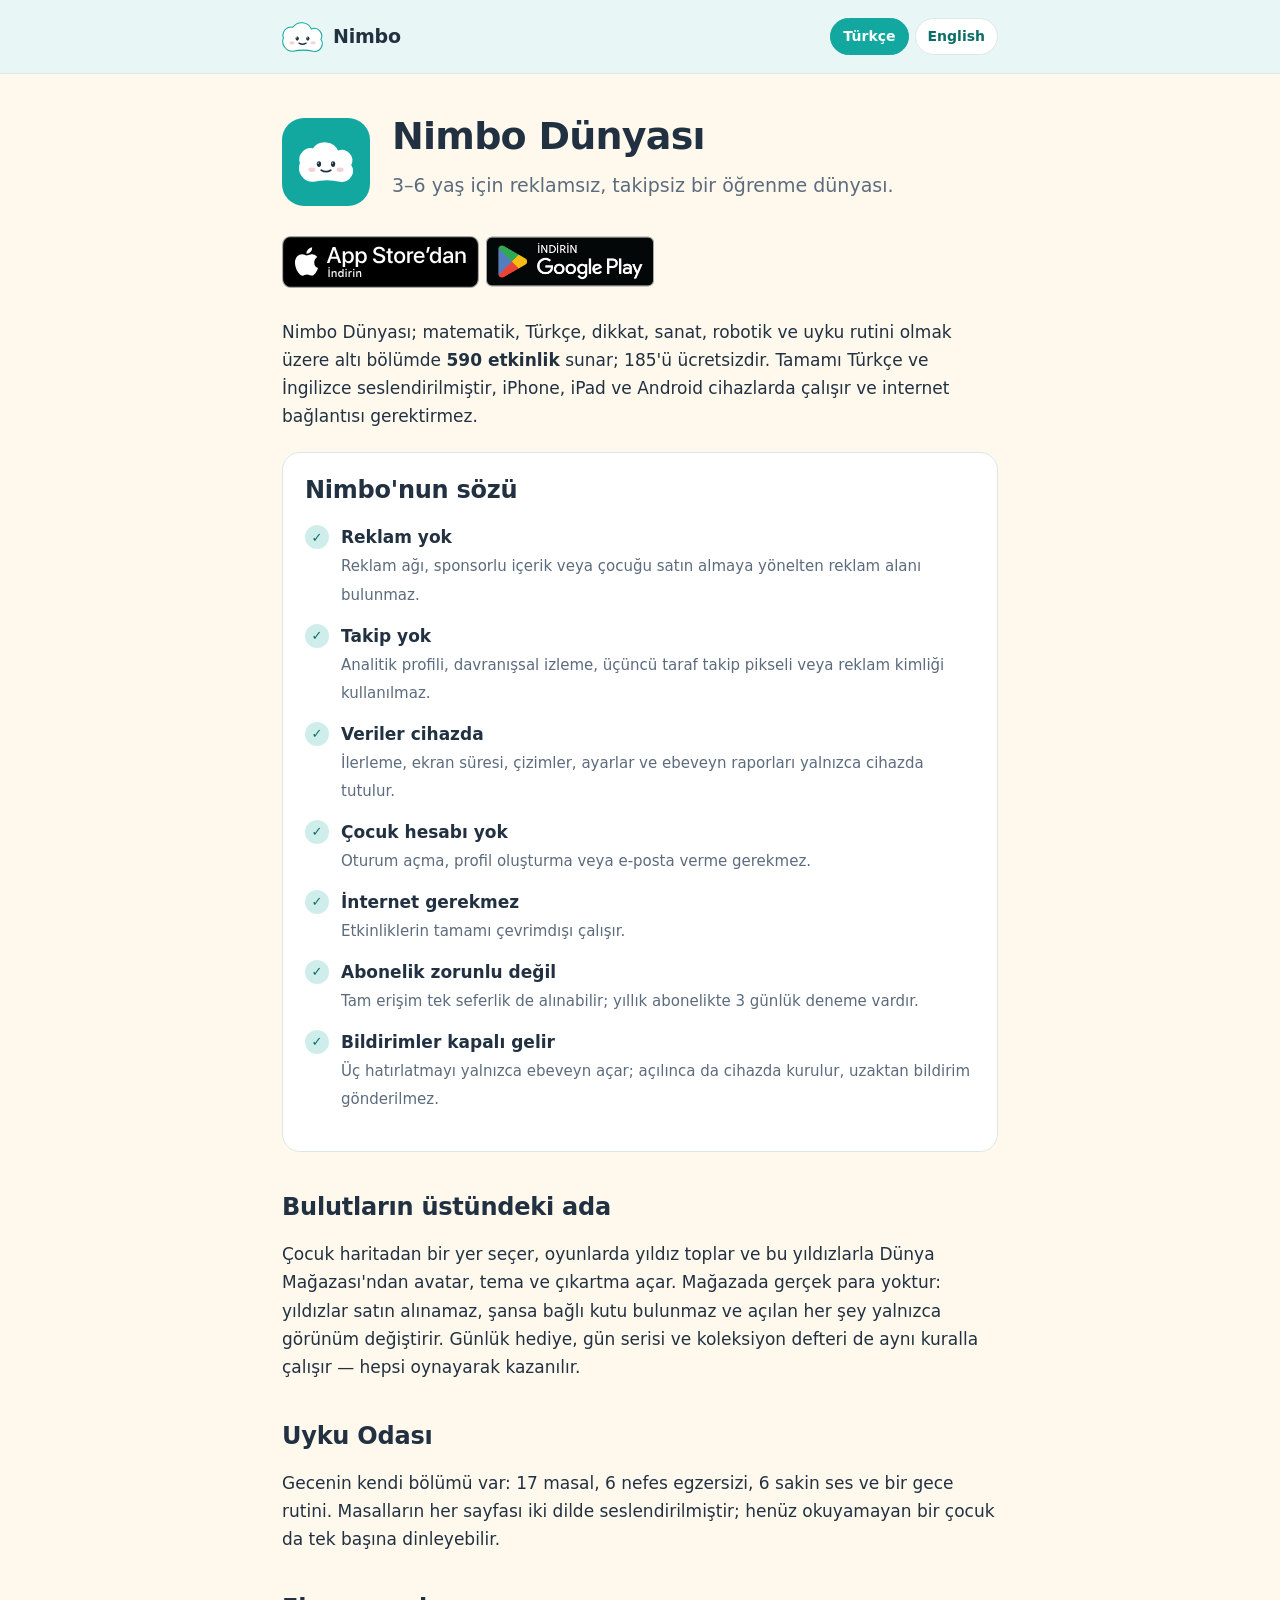
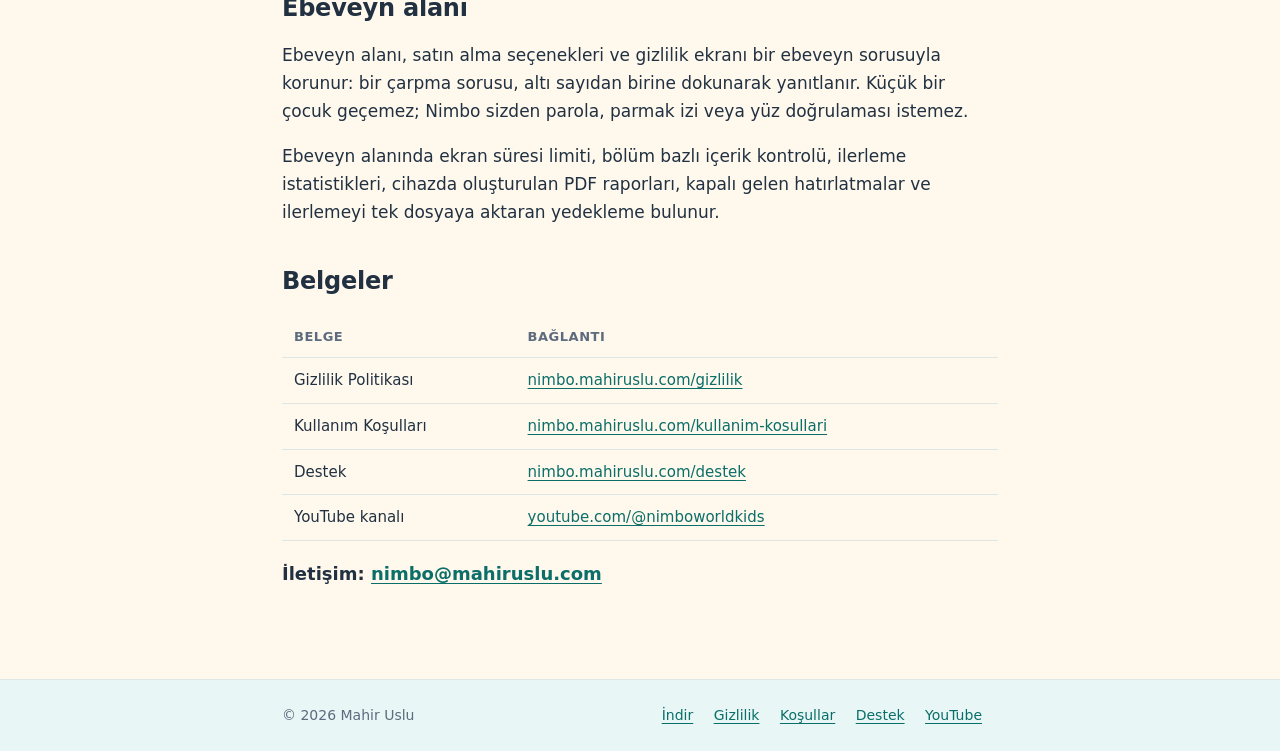
<file: index.html>
<!doctype html>
<html lang="tr">
<head>
<meta charset="utf-8">
<meta name="viewport" content="width=device-width, initial-scale=1">
<title>Nimbo Dünyası — Çocuklar için reklamsız öğrenme uygulaması</title>
<meta name="description" content="Nimbo Dünyası, 3–6 yaş için 590 etkinlik içeren, reklamsız ve takipsiz bir öğrenme uygulaması. Tüm veriler cihazda kalır.">
<meta name="color-scheme" content="light dark">
<link rel="canonical" href="https://nimbo.mahiruslu.com/">
<link rel="alternate" hreflang="tr" href="https://nimbo.mahiruslu.com/">
<link rel="alternate" hreflang="en" href="https://nimbo.mahiruslu.com/en">
<link rel="icon" href="/assets/icon.svg" type="image/svg+xml">
<link rel="stylesheet" href="/assets/style.css">
<meta property="og:title" content="Nimbo Dünyası — Çocuklar için reklamsız öğrenme uygulaması">
<meta property="og:description" content="Nimbo Dünyası, 3–6 yaş için 590 etkinlik içeren, reklamsız ve takipsiz bir öğrenme uygulaması. Tüm veriler cihazda kalır.">
<meta property="og:type" content="website">
<meta property="og:url" content="https://nimbo.mahiruslu.com/">
</head>
<body>
<a class="skip" href="#main">İçeriğe geç</a>
<header class="site"><div class="bar">
  <a class="home" href="/"><img src="/assets/mark.svg" alt="" width="30" height="30"><span class="name">Nimbo</span></a>
  <nav class="lang" aria-label="Dil">
    <a href="/" aria-current="true" lang="tr">Türkçe</a>
    <a href="/en" lang="en">English</a>
  </nav>
</div></header>
<main id="main">
<div class="hero">
  <img src="/assets/icon.svg" alt="Nimbo uygulama simgesi" width="88" height="88">
  <div><h1>Nimbo Dünyası</h1><p class="lede">3–6 yaş için reklamsız, takipsiz bir öğrenme dünyası.</p></div>
</div>

<div class="stores">
  <a class="apple" href="https://apps.apple.com/app/id6794716737"><img src="/assets/badge-app-store-tr.svg" alt="App Store'dan indirin" width="151" height="40"></a>
  <a class="play" href="https://play.google.com/store/apps/details?id=com.nimbo.kids"><img src="/assets/badge-google-play-tr.png" alt="Google Play'den alın" width="646" height="250"></a>
</div>

<p>Nimbo Dünyası; matematik, Türkçe, dikkat, sanat, robotik ve uyku rutini olmak üzere altı bölümde
<strong>590 etkinlik</strong> sunar; 185'ü ücretsizdir. Tamamı Türkçe ve
İngilizce seslendirilmiştir, iPhone, iPad ve Android cihazlarda çalışır ve internet bağlantısı
gerektirmez.</p>

<div class="card">
  <h2>Nimbo'nun sözü</h2>
  <ul class="promise">
    <li><span class="tick">✓</span><div><strong>Reklam yok</strong><span class="sub">Reklam ağı, sponsorlu içerik veya çocuğu satın almaya yönelten reklam alanı bulunmaz.</span></div></li>
    <li><span class="tick">✓</span><div><strong>Takip yok</strong><span class="sub">Analitik profili, davranışsal izleme, üçüncü taraf takip pikseli veya reklam kimliği kullanılmaz.</span></div></li>
    <li><span class="tick">✓</span><div><strong>Veriler cihazda</strong><span class="sub">İlerleme, ekran süresi, çizimler, ayarlar ve ebeveyn raporları yalnızca cihazda tutulur.</span></div></li>
    <li><span class="tick">✓</span><div><strong>Çocuk hesabı yok</strong><span class="sub">Oturum açma, profil oluşturma veya e-posta verme gerekmez.</span></div></li>
    <li><span class="tick">✓</span><div><strong>İnternet gerekmez</strong><span class="sub">Etkinliklerin tamamı çevrimdışı çalışır.</span></div></li>
    <li><span class="tick">✓</span><div><strong>Abonelik zorunlu değil</strong><span class="sub">Tam erişim tek seferlik de alınabilir; yıllık abonelikte 3 günlük deneme vardır.</span></div></li>
    <li><span class="tick">✓</span><div><strong>Bildirimler kapalı gelir</strong><span class="sub">Üç hatırlatmayı yalnızca ebeveyn açar; açılınca da cihazda kurulur, uzaktan bildirim gönderilmez.</span></div></li>
  </ul>
</div>

<h2>Bulutların üstündeki ada</h2>
<p>Çocuk haritadan bir yer seçer, oyunlarda yıldız toplar ve bu yıldızlarla Dünya Mağazası'ndan
avatar, tema ve çıkartma açar. Mağazada gerçek para yoktur: yıldızlar satın alınamaz, şansa bağlı
kutu bulunmaz ve açılan her şey yalnızca görünüm değiştirir. Günlük hediye, gün serisi ve koleksiyon
defteri de aynı kuralla çalışır — hepsi oynayarak kazanılır.</p>

<h2>Uyku Odası</h2>
<p>Gecenin kendi bölümü var: 17 masal, 6 nefes egzersizi, 6 sakin ses ve bir gece rutini. Masalların
her sayfası iki dilde seslendirilmiştir; henüz okuyamayan bir çocuk da tek başına dinleyebilir.</p>

<h2>Ebeveyn alanı</h2>
<p>Ebeveyn alanı, satın alma seçenekleri ve gizlilik ekranı bir ebeveyn sorusuyla korunur:
bir çarpma sorusu, altı sayıdan birine dokunarak yanıtlanır. Küçük bir çocuk
geçemez; Nimbo sizden parola, parmak izi veya yüz doğrulaması istemez.</p>
<p>Ebeveyn alanında ekran süresi limiti, bölüm bazlı içerik kontrolü, ilerleme istatistikleri,
cihazda oluşturulan PDF raporları, kapalı gelen hatırlatmalar ve ilerlemeyi tek dosyaya aktaran
yedekleme bulunur.</p>

<h2>Belgeler</h2>
<div class="scroll"><table>
  <tr><th>Belge</th><th>Bağlantı</th></tr>
  <tr><td>Gizlilik Politikası</td><td><a href="/gizlilik">nimbo.mahiruslu.com/gizlilik</a></td></tr>
  <tr><td>Kullanım Koşulları</td><td><a href="/kullanim-kosullari">nimbo.mahiruslu.com/kullanim-kosullari</a></td></tr>
  <tr><td>Destek</td><td><a href="/destek">nimbo.mahiruslu.com/destek</a></td></tr>
  <tr><td>YouTube kanalı</td><td><a href="https://www.youtube.com/@nimboworldkids" rel="noopener">youtube.com/@nimboworldkids</a></td></tr>
</table></div>

<p class="contact">İletişim: <a href="mailto:nimbo@mahiruslu.com">nimbo@mahiruslu.com</a></p>
</main>
<footer class="site"><div class="bar"><div>© 2026 Mahir Uslu</div><div><a href="/indir">İndir</a> <a href="/gizlilik">Gizlilik</a> <a href="/kullanim-kosullari">Koşullar</a> <a href="/destek">Destek</a> <a href="https://www.youtube.com/@nimboworldkids">YouTube</a></div></div></footer>
</body>
</html>
</file>
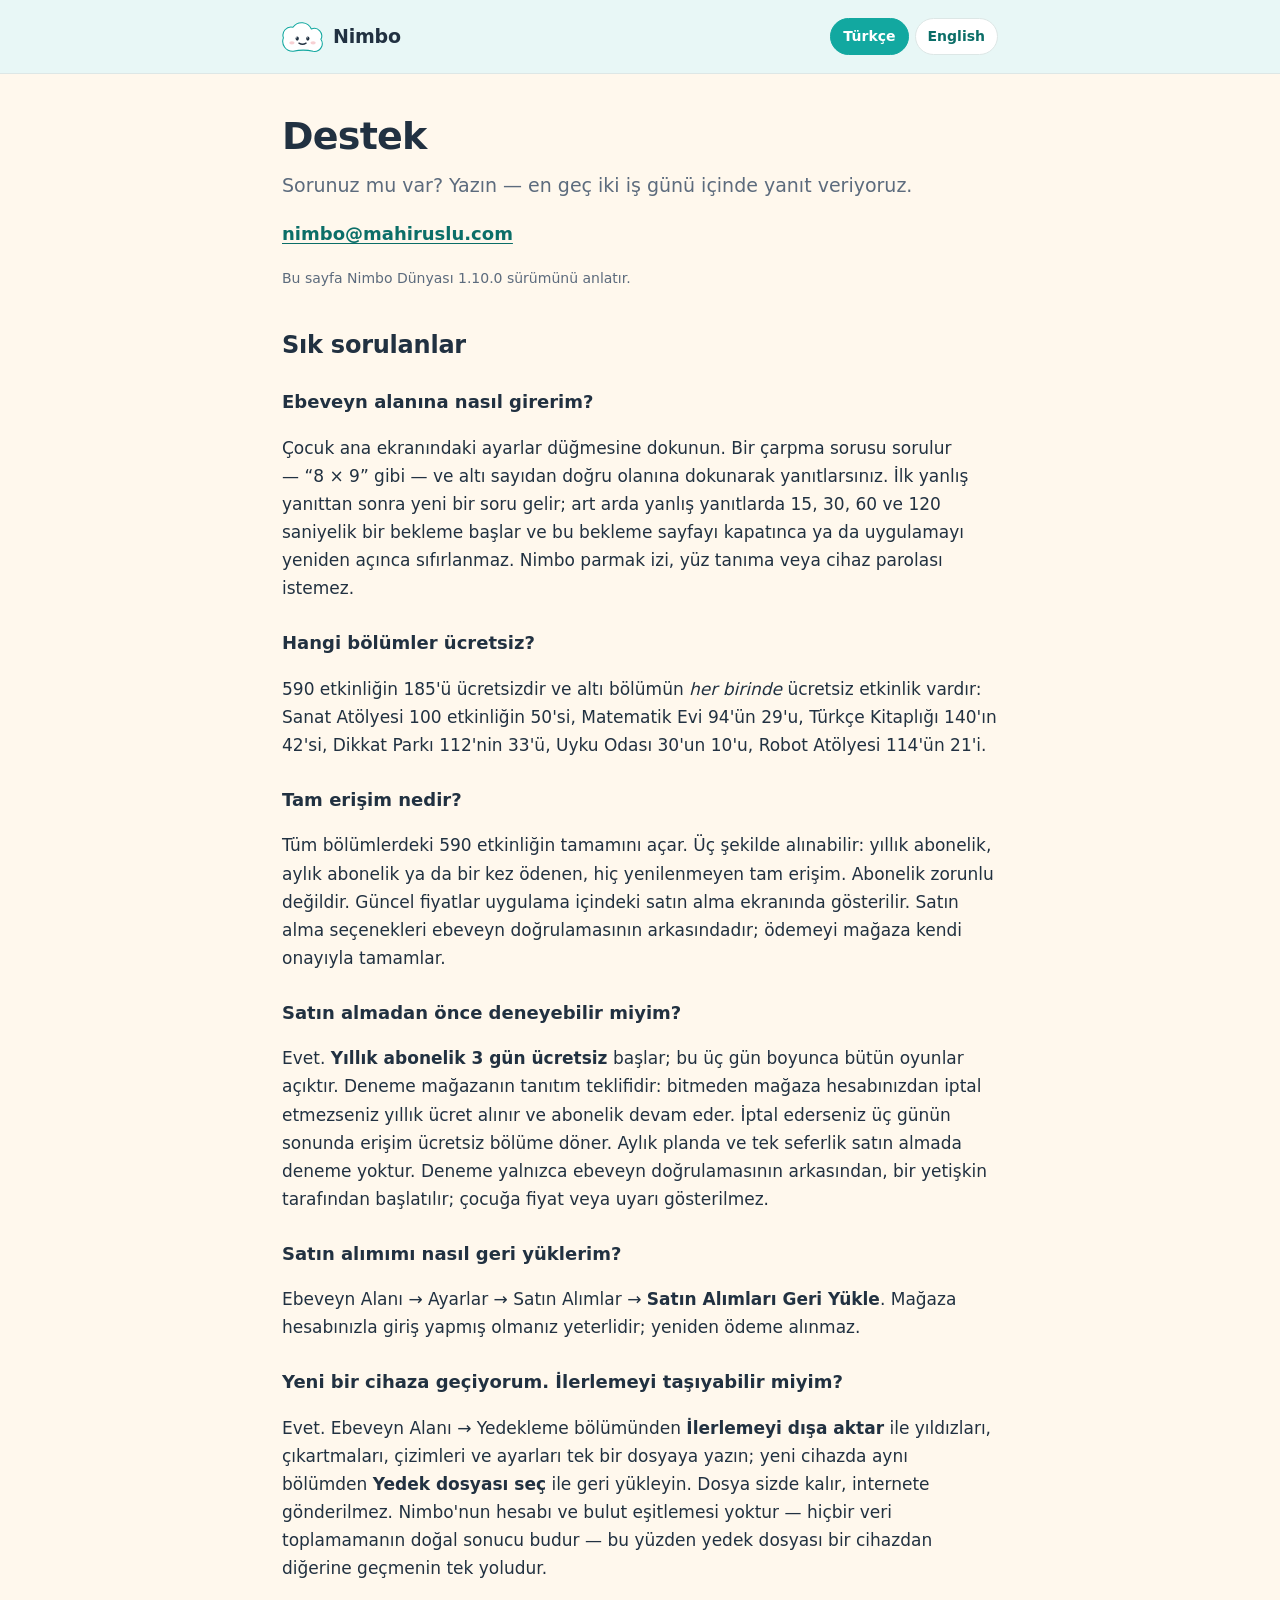
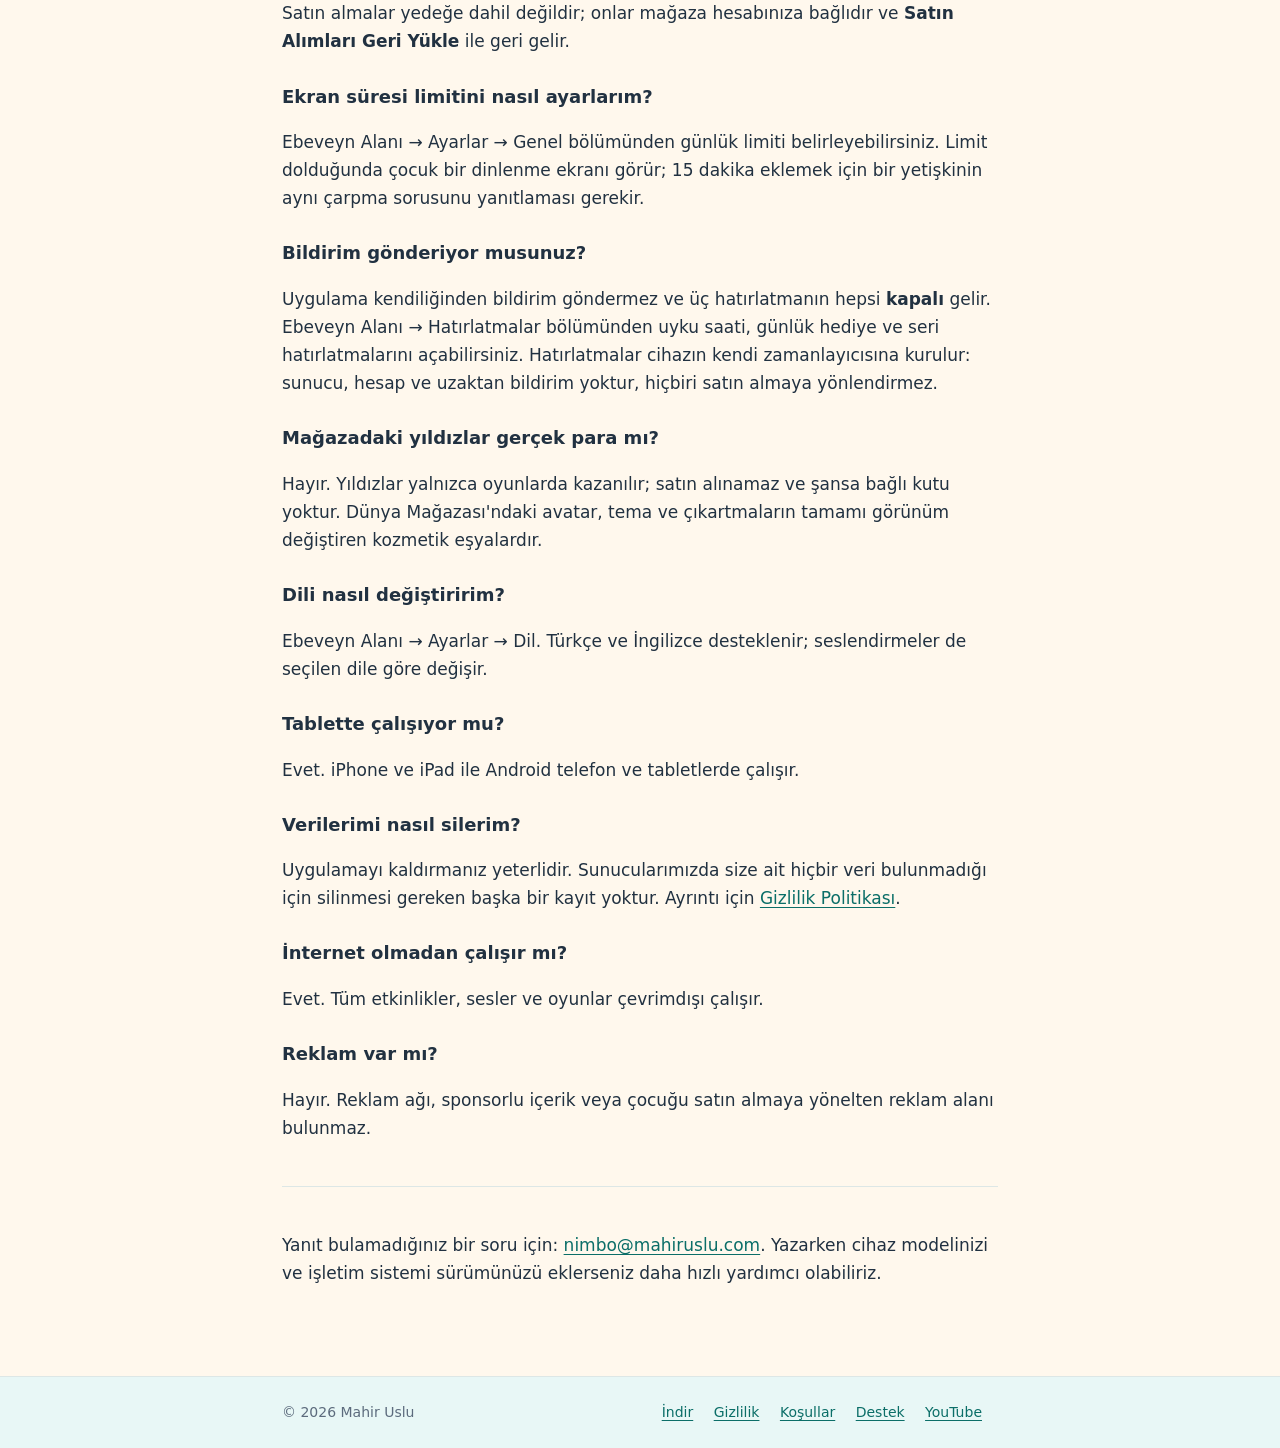
<file: destek/index.html>
<!doctype html>
<html lang="tr">
<head>
<meta charset="utf-8">
<meta name="viewport" content="width=device-width, initial-scale=1">
<title>Destek — Nimbo</title>
<meta name="description" content="Nimbo destek ve sık sorulan sorular: ebeveyn alanı, satın alma geri yükleme, ekran süresi, dil.">
<meta name="color-scheme" content="light dark">
<link rel="canonical" href="https://nimbo.mahiruslu.com/destek">
<link rel="alternate" hreflang="tr" href="https://nimbo.mahiruslu.com/destek">
<link rel="alternate" hreflang="en" href="https://nimbo.mahiruslu.com/support">
<link rel="icon" href="/assets/icon.svg" type="image/svg+xml">
<link rel="stylesheet" href="/assets/style.css">
<meta property="og:title" content="Destek — Nimbo">
<meta property="og:description" content="Nimbo destek ve sık sorulan sorular: ebeveyn alanı, satın alma geri yükleme, ekran süresi, dil.">
<meta property="og:type" content="website">
<meta property="og:url" content="https://nimbo.mahiruslu.com/destek">
</head>
<body>
<a class="skip" href="#main">İçeriğe geç</a>
<header class="site"><div class="bar">
  <a class="home" href="/"><img src="/assets/mark.svg" alt="" width="30" height="30"><span class="name">Nimbo</span></a>
  <nav class="lang" aria-label="Dil">
    <a href="/destek" aria-current="true" lang="tr">Türkçe</a>
    <a href="/support" lang="en">English</a>
  </nav>
</div></header>
<main id="main">
<h1>Destek</h1>
<p class="lede">Sorunuz mu var? Yazın — en geç iki iş günü içinde yanıt veriyoruz.</p>
<p class="contact"><a href="mailto:nimbo@mahiruslu.com">nimbo@mahiruslu.com</a></p>
<p class="updated">Bu sayfa Nimbo Dünyası 1.10.0 sürümünü anlatır.</p>

<h2>Sık sorulanlar</h2>

<h3>Ebeveyn alanına nasıl girerim?</h3>
<p>Çocuk ana ekranındaki ayarlar düğmesine dokunun. Bir çarpma sorusu sorulur
—&nbsp;“8 × 9” gibi&nbsp;— ve altı sayıdan doğru olanına dokunarak yanıtlarsınız. İlk
yanlış yanıttan sonra yeni bir soru gelir; art arda yanlış yanıtlarda 15, 30, 60 ve 120 saniyelik bir
bekleme başlar ve bu bekleme sayfayı kapatınca ya da uygulamayı yeniden açınca sıfırlanmaz. Nimbo
parmak izi, yüz tanıma veya cihaz parolası istemez.</p>

<h3>Hangi bölümler ücretsiz?</h3>
<p>590 etkinliğin 185'ü ücretsizdir ve altı bölümün <em>her birinde</em>
ücretsiz etkinlik vardır: Sanat Atölyesi 100 etkinliğin 50'si, Matematik Evi 94'ün 29'u, Türkçe
Kitaplığı 140'ın 42'si, Dikkat Parkı 112'nin 33'ü, Uyku Odası 30'un 10'u, Robot Atölyesi 114'ün 21'i.</p>

<h3>Tam erişim nedir?</h3>
<p>Tüm bölümlerdeki 590 etkinliğin tamamını açar. Üç şekilde alınabilir: yıllık abonelik,
aylık abonelik ya da bir kez ödenen, hiç yenilenmeyen tam erişim. Abonelik zorunlu değildir. Güncel
fiyatlar uygulama içindeki satın alma ekranında gösterilir. Satın alma seçenekleri ebeveyn
doğrulamasının arkasındadır; ödemeyi mağaza kendi onayıyla tamamlar.</p>

<h3>Satın almadan önce deneyebilir miyim?</h3>
<p>Evet. <strong>Yıllık abonelik 3 gün ücretsiz</strong> başlar; bu üç gün boyunca bütün oyunlar
açıktır. Deneme mağazanın tanıtım teklifidir: bitmeden mağaza hesabınızdan iptal etmezseniz yıllık
ücret alınır ve abonelik devam eder. İptal ederseniz üç günün sonunda erişim ücretsiz bölüme döner.
Aylık planda ve tek seferlik satın almada deneme yoktur. Deneme yalnızca ebeveyn doğrulamasının
arkasından, bir yetişkin tarafından başlatılır; çocuğa fiyat veya uyarı gösterilmez.</p>

<h3>Satın alımımı nasıl geri yüklerim?</h3>
<p>Ebeveyn Alanı → Ayarlar → Satın Alımlar → <strong>Satın Alımları Geri Yükle</strong>. Mağaza
hesabınızla giriş yapmış olmanız yeterlidir; yeniden ödeme alınmaz.</p>

<h3>Yeni bir cihaza geçiyorum. İlerlemeyi taşıyabilir miyim?</h3>
<p>Evet. Ebeveyn Alanı → Yedekleme bölümünden <strong>İlerlemeyi dışa aktar</strong> ile yıldızları,
çıkartmaları, çizimleri ve ayarları tek bir dosyaya yazın; yeni cihazda aynı bölümden
<strong>Yedek dosyası seç</strong> ile geri yükleyin. Dosya sizde kalır, internete gönderilmez.
Nimbo'nun hesabı ve bulut eşitlemesi yoktur — hiçbir veri toplamamanın doğal sonucu budur — bu yüzden
yedek dosyası bir cihazdan diğerine geçmenin tek yoludur.</p>
<p>Satın almalar yedeğe dahil değildir; onlar mağaza hesabınıza bağlıdır ve <strong>Satın Alımları
Geri Yükle</strong> ile geri gelir.</p>

<h3>Ekran süresi limitini nasıl ayarlarım?</h3>
<p>Ebeveyn Alanı → Ayarlar → Genel bölümünden günlük limiti belirleyebilirsiniz. Limit dolduğunda
çocuk bir dinlenme ekranı görür; 15 dakika eklemek için bir yetişkinin aynı çarpma sorusunu yanıtlaması
gerekir.</p>

<h3>Bildirim gönderiyor musunuz?</h3>
<p>Uygulama kendiliğinden bildirim göndermez ve üç hatırlatmanın hepsi <strong>kapalı</strong> gelir.
Ebeveyn Alanı → Hatırlatmalar bölümünden uyku saati, günlük hediye ve seri hatırlatmalarını
açabilirsiniz. Hatırlatmalar cihazın kendi zamanlayıcısına kurulur: sunucu, hesap ve uzaktan bildirim
yoktur, hiçbiri satın almaya yönlendirmez.</p>

<h3>Mağazadaki yıldızlar gerçek para mı?</h3>
<p>Hayır. Yıldızlar yalnızca oyunlarda kazanılır; satın alınamaz ve şansa bağlı kutu yoktur. Dünya
Mağazası'ndaki avatar, tema ve çıkartmaların tamamı görünüm değiştiren kozmetik eşyalardır.</p>

<h3>Dili nasıl değiştiririm?</h3>
<p>Ebeveyn Alanı → Ayarlar → Dil. Türkçe ve İngilizce desteklenir; seslendirmeler de seçilen dile göre
değişir.</p>

<h3>Tablette çalışıyor mu?</h3>
<p>Evet. iPhone ve iPad ile Android telefon ve tabletlerde çalışır.</p>

<h3>Verilerimi nasıl silerim?</h3>
<p>Uygulamayı kaldırmanız yeterlidir. Sunucularımızda size ait hiçbir veri bulunmadığı için silinmesi
gereken başka bir kayıt yoktur. Ayrıntı için <a href="/gizlilik">Gizlilik Politikası</a>.</p>

<h3>İnternet olmadan çalışır mı?</h3>
<p>Evet. Tüm etkinlikler, sesler ve oyunlar çevrimdışı çalışır.</p>

<h3>Reklam var mı?</h3>
<p>Hayır. Reklam ağı, sponsorlu içerik veya çocuğu satın almaya yönelten reklam alanı bulunmaz.</p>

<hr>
<p>Yanıt bulamadığınız bir soru için: <a href="mailto:nimbo@mahiruslu.com">nimbo@mahiruslu.com</a>. Yazarken cihaz modelinizi
ve işletim sistemi sürümünüzü eklerseniz daha hızlı yardımcı olabiliriz.</p>
</main>
<footer class="site"><div class="bar"><div>© 2026 Mahir Uslu</div><div><a href="/indir">İndir</a> <a href="/gizlilik">Gizlilik</a> <a href="/kullanim-kosullari">Koşullar</a> <a href="/destek">Destek</a> <a href="https://www.youtube.com/@nimboworldkids">YouTube</a></div></div></footer>
</body>
</html>
</file>
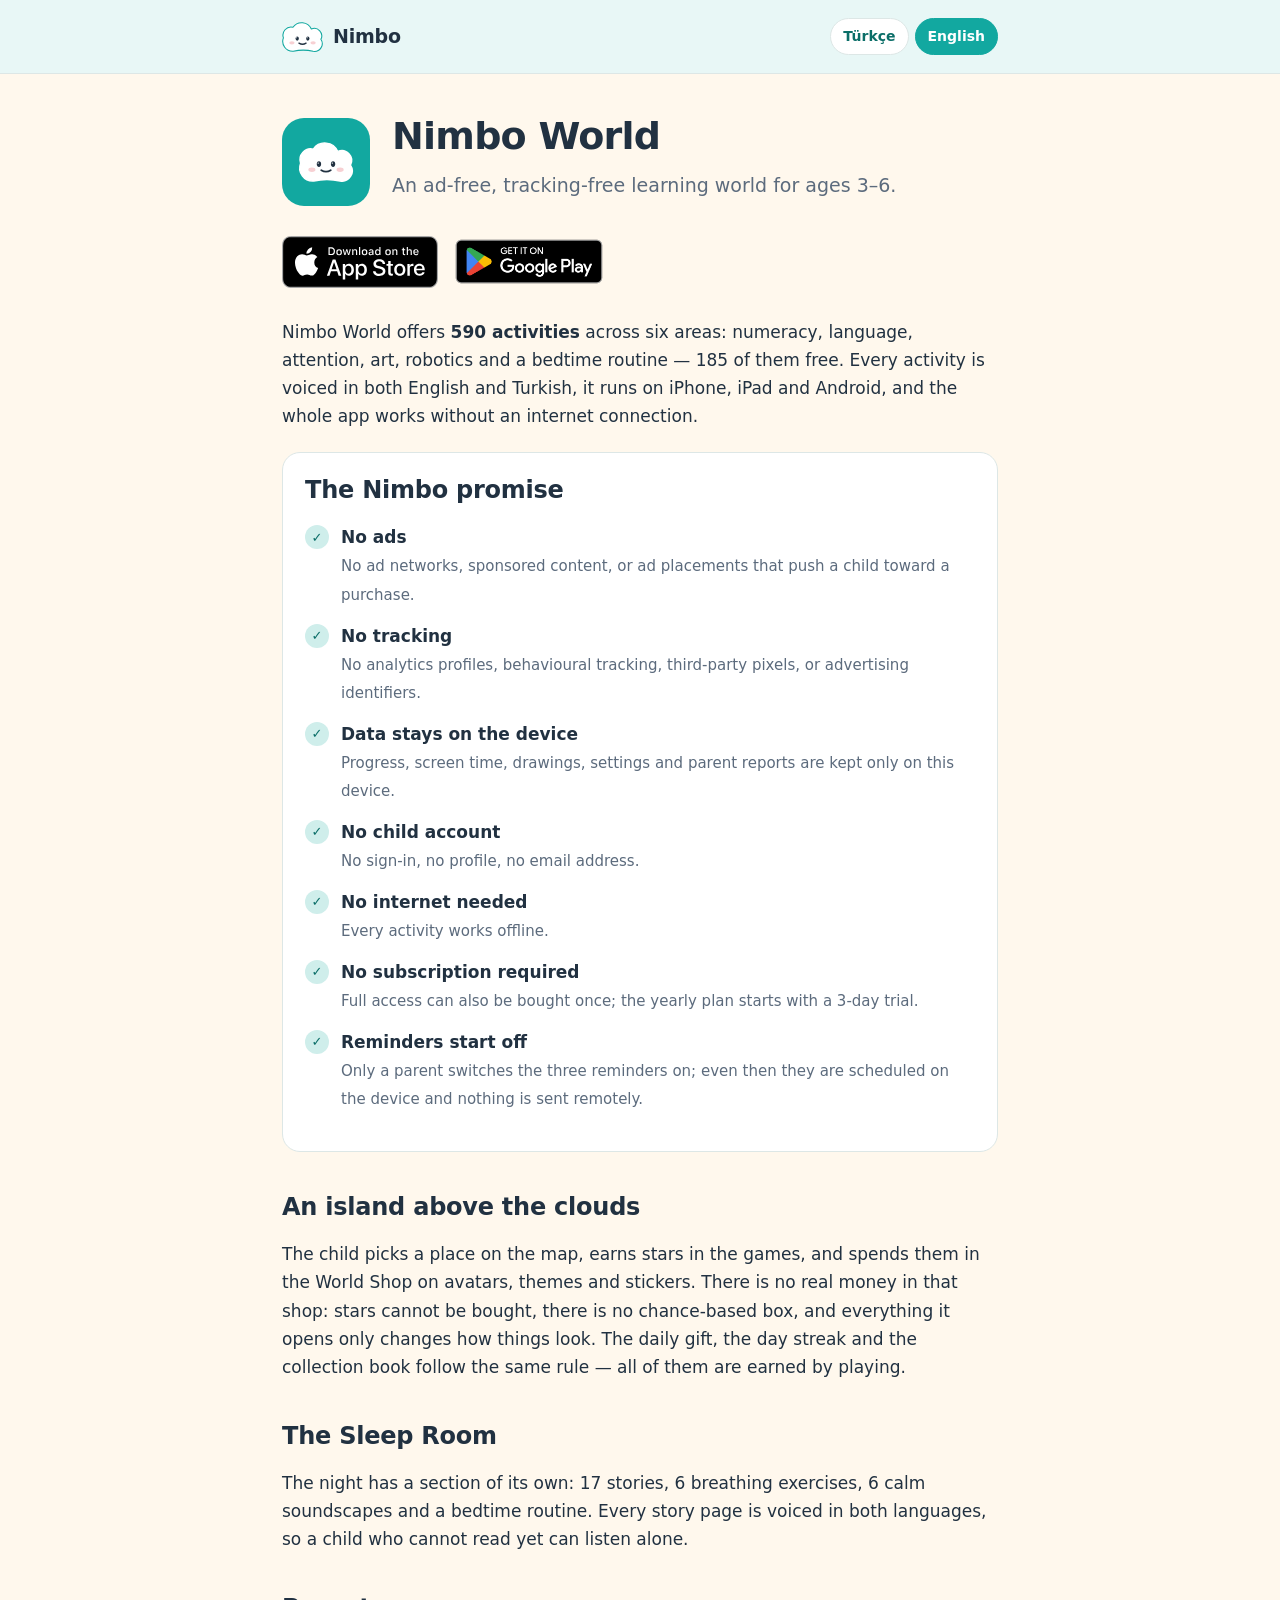
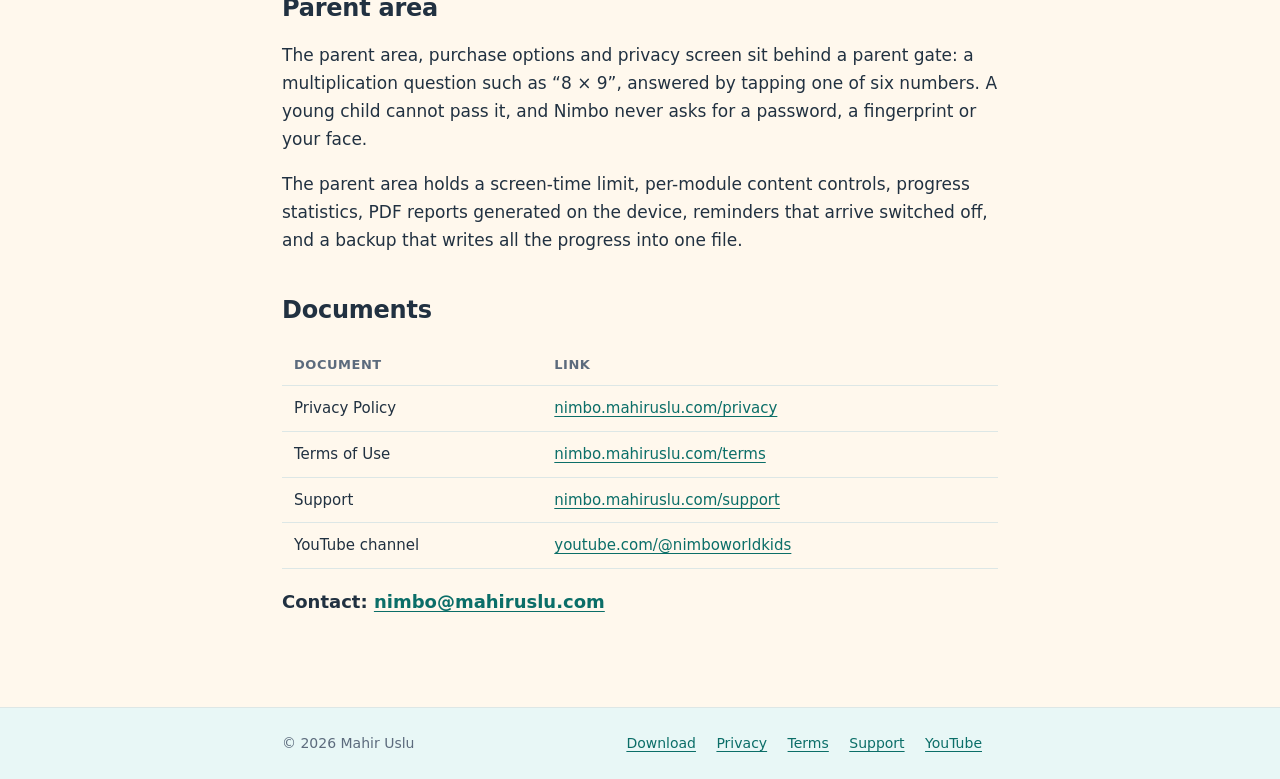
<file: en/index.html>
<!doctype html>
<html lang="en">
<head>
<meta charset="utf-8">
<meta name="viewport" content="width=device-width, initial-scale=1">
<title>Nimbo World — An ad-free learning app for children</title>
<meta name="description" content="Nimbo World is an ad-free, tracking-free learning app for ages 3–6 with 590 activities. All data stays on the device.">
<meta name="color-scheme" content="light dark">
<link rel="canonical" href="https://nimbo.mahiruslu.com/en">
<link rel="alternate" hreflang="tr" href="https://nimbo.mahiruslu.com/">
<link rel="alternate" hreflang="en" href="https://nimbo.mahiruslu.com/en">
<link rel="icon" href="/assets/icon.svg" type="image/svg+xml">
<link rel="stylesheet" href="/assets/style.css">
<meta property="og:title" content="Nimbo World — An ad-free learning app for children">
<meta property="og:description" content="Nimbo World is an ad-free, tracking-free learning app for ages 3–6 with 590 activities. All data stays on the device.">
<meta property="og:type" content="website">
<meta property="og:url" content="https://nimbo.mahiruslu.com/en">
</head>
<body>
<a class="skip" href="#main">Skip to content</a>
<header class="site"><div class="bar">
  <a class="home" href="/en"><img src="/assets/mark.svg" alt="" width="30" height="30"><span class="name">Nimbo</span></a>
  <nav class="lang" aria-label="Language">
    <a href="/" lang="tr">Türkçe</a>
    <a href="/en" aria-current="true" lang="en">English</a>
  </nav>
</div></header>
<main id="main">
<div class="hero">
  <img src="/assets/icon.svg" alt="Nimbo app icon" width="88" height="88">
  <div><h1>Nimbo World</h1><p class="lede">An ad-free, tracking-free learning world for ages 3–6.</p></div>
</div>

<div class="stores">
  <a class="apple" href="https://apps.apple.com/app/id6794716737"><img src="/assets/badge-app-store-en.svg" alt="Download on the App Store" width="120" height="40"></a>
  <a class="play" href="https://play.google.com/store/apps/details?id=com.nimbo.kids"><img src="/assets/badge-google-play-en.png" alt="Get it on Google Play" width="646" height="250"></a>
</div>

<p>Nimbo World offers <strong>590 activities</strong> across six areas: numeracy, language,
attention, art, robotics and a bedtime routine — 185 of them free. Every activity is
voiced in both English and Turkish, it runs on iPhone, iPad and Android, and the whole app works
without an internet connection.</p>

<div class="card">
  <h2>The Nimbo promise</h2>
  <ul class="promise">
    <li><span class="tick">✓</span><div><strong>No ads</strong><span class="sub">No ad networks, sponsored content, or ad placements that push a child toward a purchase.</span></div></li>
    <li><span class="tick">✓</span><div><strong>No tracking</strong><span class="sub">No analytics profiles, behavioural tracking, third-party pixels, or advertising identifiers.</span></div></li>
    <li><span class="tick">✓</span><div><strong>Data stays on the device</strong><span class="sub">Progress, screen time, drawings, settings and parent reports are kept only on this device.</span></div></li>
    <li><span class="tick">✓</span><div><strong>No child account</strong><span class="sub">No sign-in, no profile, no email address.</span></div></li>
    <li><span class="tick">✓</span><div><strong>No internet needed</strong><span class="sub">Every activity works offline.</span></div></li>
    <li><span class="tick">✓</span><div><strong>No subscription required</strong><span class="sub">Full access can also be bought once; the yearly plan starts with a 3-day trial.</span></div></li>
    <li><span class="tick">✓</span><div><strong>Reminders start off</strong><span class="sub">Only a parent switches the three reminders on; even then they are scheduled on the device and nothing is sent remotely.</span></div></li>
  </ul>
</div>

<h2>An island above the clouds</h2>
<p>The child picks a place on the map, earns stars in the games, and spends them in the World Shop on
avatars, themes and stickers. There is no real money in that shop: stars cannot be bought, there is no
chance-based box, and everything it opens only changes how things look. The daily gift, the day streak
and the collection book follow the same rule — all of them are earned by playing.</p>

<h2>The Sleep Room</h2>
<p>The night has a section of its own: 17 stories, 6 breathing exercises, 6 calm soundscapes and a
bedtime routine. Every story page is voiced in both languages, so a child who cannot read yet can
listen alone.</p>

<h2>Parent area</h2>
<p>The parent area, purchase options and privacy screen sit behind a parent gate: a multiplication
question such as “8 × 9”, answered by tapping one of six numbers. A young child cannot pass it,
and Nimbo never asks for a password, a fingerprint or your face.</p>
<p>The parent area holds a screen-time limit, per-module content controls, progress statistics, PDF
reports generated on the device, reminders that arrive switched off, and a backup that writes all the
progress into one file.</p>

<h2>Documents</h2>
<div class="scroll"><table>
  <tr><th>Document</th><th>Link</th></tr>
  <tr><td>Privacy Policy</td><td><a href="/privacy">nimbo.mahiruslu.com/privacy</a></td></tr>
  <tr><td>Terms of Use</td><td><a href="/terms">nimbo.mahiruslu.com/terms</a></td></tr>
  <tr><td>Support</td><td><a href="/support">nimbo.mahiruslu.com/support</a></td></tr>
  <tr><td>YouTube channel</td><td><a href="https://www.youtube.com/@nimboworldkids" rel="noopener">youtube.com/@nimboworldkids</a></td></tr>
</table></div>

<p class="contact">Contact: <a href="mailto:nimbo@mahiruslu.com">nimbo@mahiruslu.com</a></p>
</main>
<footer class="site"><div class="bar"><div>© 2026 Mahir Uslu</div><div><a href="/get">Download</a> <a href="/privacy">Privacy</a> <a href="/terms">Terms</a> <a href="/support">Support</a> <a href="https://www.youtube.com/@nimboworldkids">YouTube</a></div></div></footer>
</body>
</html>
</file>
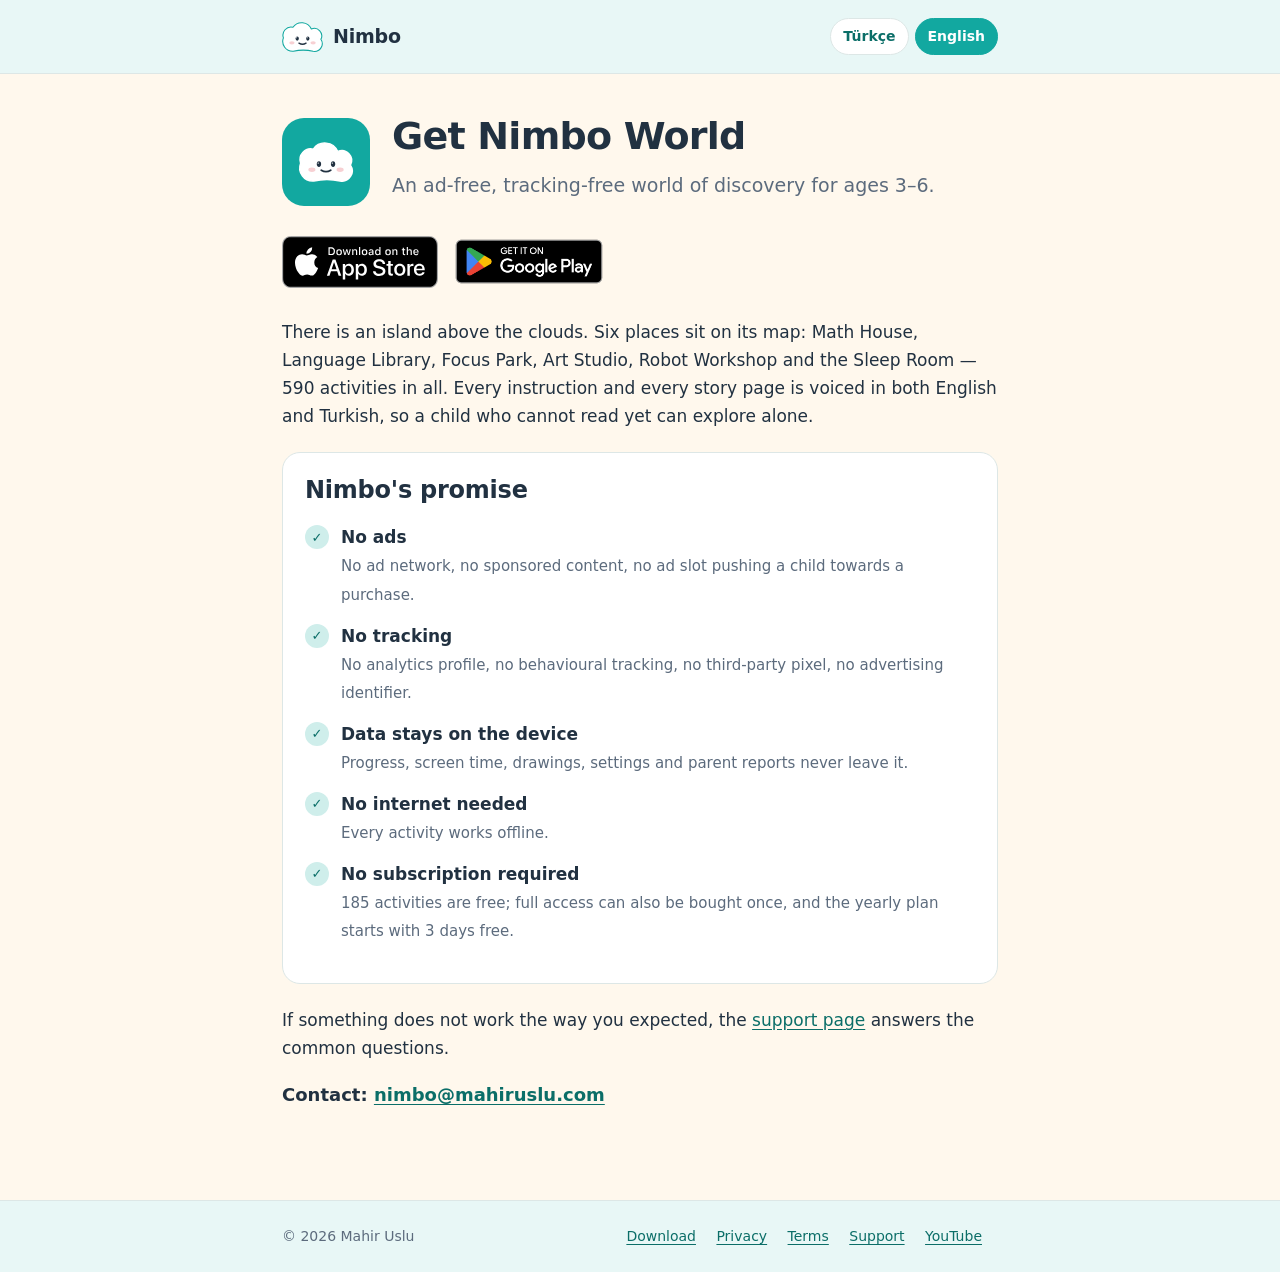
<file: get/index.html>
<!doctype html>
<html lang="en">
<head>
<meta charset="utf-8">
<meta name="viewport" content="width=device-width, initial-scale=1">
<title>Get Nimbo World — App Store and Google Play</title>
<meta name="description" content="Download Nimbo World from the App Store or Google Play. An ad-free, tracking-free, offline learning world for ages 3–6.">
<meta name="color-scheme" content="light dark">
<link rel="canonical" href="https://nimbo.mahiruslu.com/get">
<link rel="alternate" hreflang="tr" href="https://nimbo.mahiruslu.com/indir">
<link rel="alternate" hreflang="en" href="https://nimbo.mahiruslu.com/get">
<link rel="icon" href="/assets/icon.svg" type="image/svg+xml">
<link rel="stylesheet" href="/assets/style.css">
<meta property="og:title" content="Get Nimbo World — App Store and Google Play">
<meta property="og:description" content="Download Nimbo World from the App Store or Google Play. An ad-free, tracking-free, offline learning world for ages 3–6.">
<meta property="og:type" content="website">
<meta property="og:url" content="https://nimbo.mahiruslu.com/get">
</head>
<body>
<a class="skip" href="#main">Skip to content</a>
<header class="site"><div class="bar">
  <a class="home" href="/en"><img src="/assets/mark.svg" alt="" width="30" height="30"><span class="name">Nimbo</span></a>
  <nav class="lang" aria-label="Language">
    <a href="/indir" lang="tr">Türkçe</a>
    <a href="/get" aria-current="true" lang="en">English</a>
  </nav>
</div></header>
<main id="main">
<div class="hero">
  <img src="/assets/icon.svg" alt="Nimbo app icon" width="88" height="88">
  <div><h1>Get Nimbo World</h1><p class="lede">An ad-free, tracking-free world of discovery for ages 3–6.</p></div>
</div>

<div class="stores">
  <a class="apple" href="https://apps.apple.com/app/id6794716737"><img src="/assets/badge-app-store-en.svg" alt="Download on the App Store" width="120" height="40"></a>
  <a class="play" href="https://play.google.com/store/apps/details?id=com.nimbo.kids"><img src="/assets/badge-google-play-en.png" alt="Get it on Google Play" width="646" height="250"></a>
</div>

<p>There is an island above the clouds. Six places sit on its map: Math House, Language Library,
Focus Park, Art Studio, Robot Workshop and the Sleep Room — 590 activities in all. Every
instruction and every story page is voiced in both English and Turkish, so a child who cannot read yet
can explore alone.</p>

<div class="card">
  <h2>Nimbo's promise</h2>
  <ul class="promise">
    <li><span class="tick">✓</span><div><strong>No ads</strong><span class="sub">No ad network, no sponsored content, no ad slot pushing a child towards a purchase.</span></div></li>
    <li><span class="tick">✓</span><div><strong>No tracking</strong><span class="sub">No analytics profile, no behavioural tracking, no third-party pixel, no advertising identifier.</span></div></li>
    <li><span class="tick">✓</span><div><strong>Data stays on the device</strong><span class="sub">Progress, screen time, drawings, settings and parent reports never leave it.</span></div></li>
    <li><span class="tick">✓</span><div><strong>No internet needed</strong><span class="sub">Every activity works offline.</span></div></li>
    <li><span class="tick">✓</span><div><strong>No subscription required</strong><span class="sub">185 activities are free; full access can also be bought once, and the yearly plan starts with 3 days free.</span></div></li>
  </ul>
</div>

<p>If something does not work the way you expected, the <a href="/support">support page</a>
answers the common questions.</p>

<p class="contact">Contact: <a href="mailto:nimbo@mahiruslu.com">nimbo@mahiruslu.com</a></p>
</main>
<footer class="site"><div class="bar"><div>© 2026 Mahir Uslu</div><div><a href="/get">Download</a> <a href="/privacy">Privacy</a> <a href="/terms">Terms</a> <a href="/support">Support</a> <a href="https://www.youtube.com/@nimboworldkids">YouTube</a></div></div></footer>
</body>
</html>
</file>
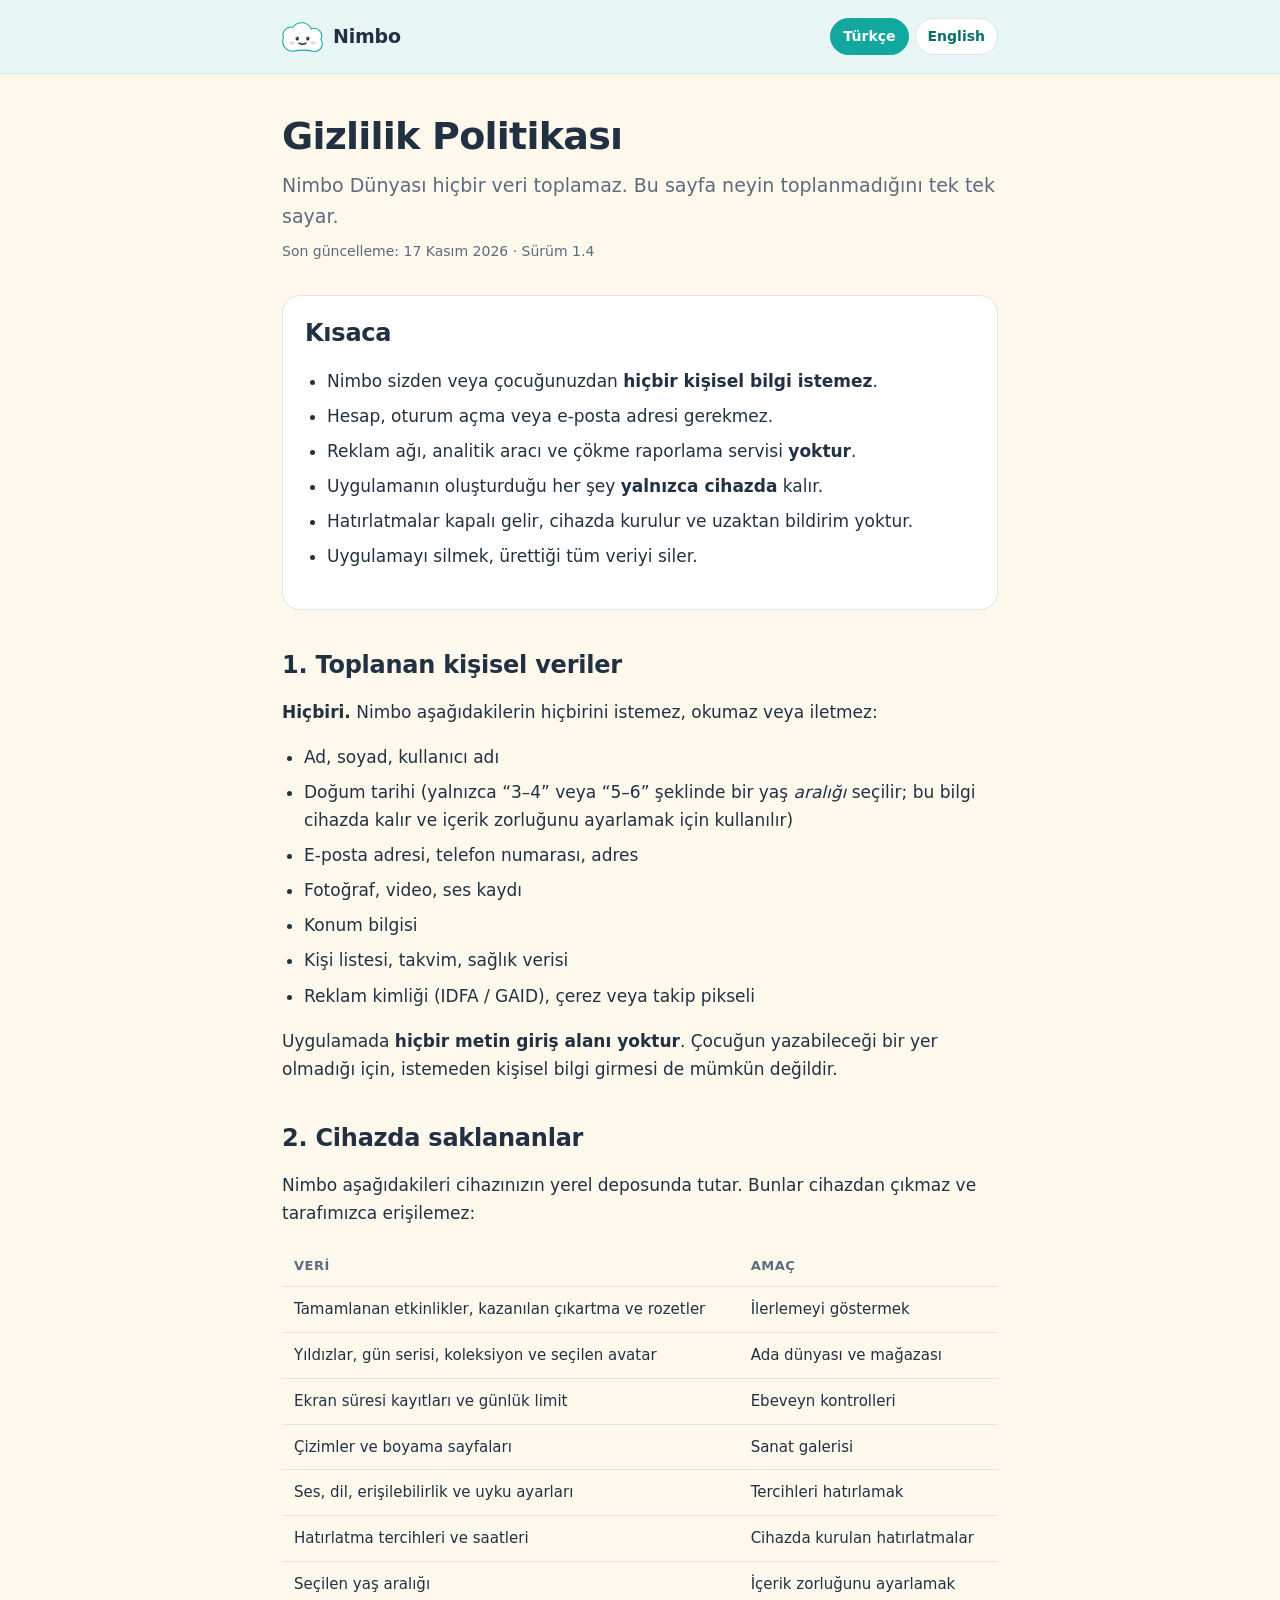
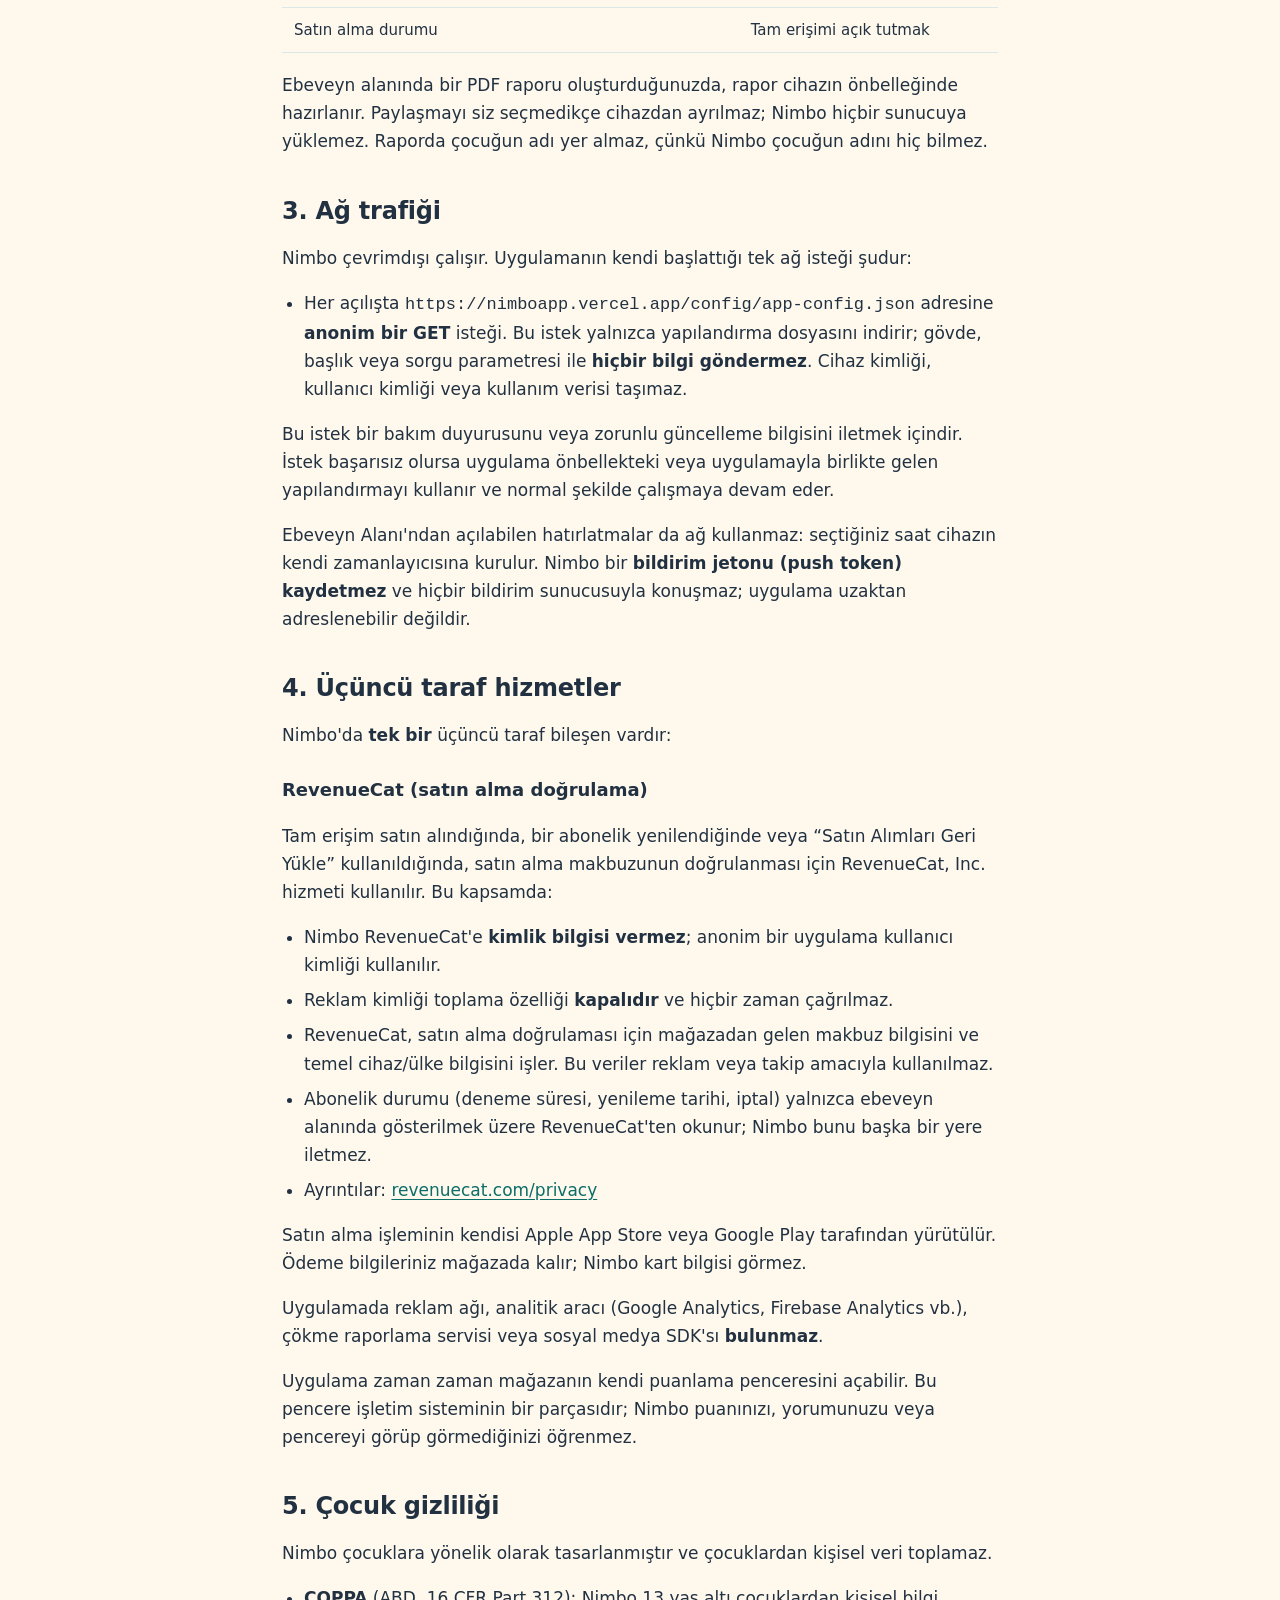
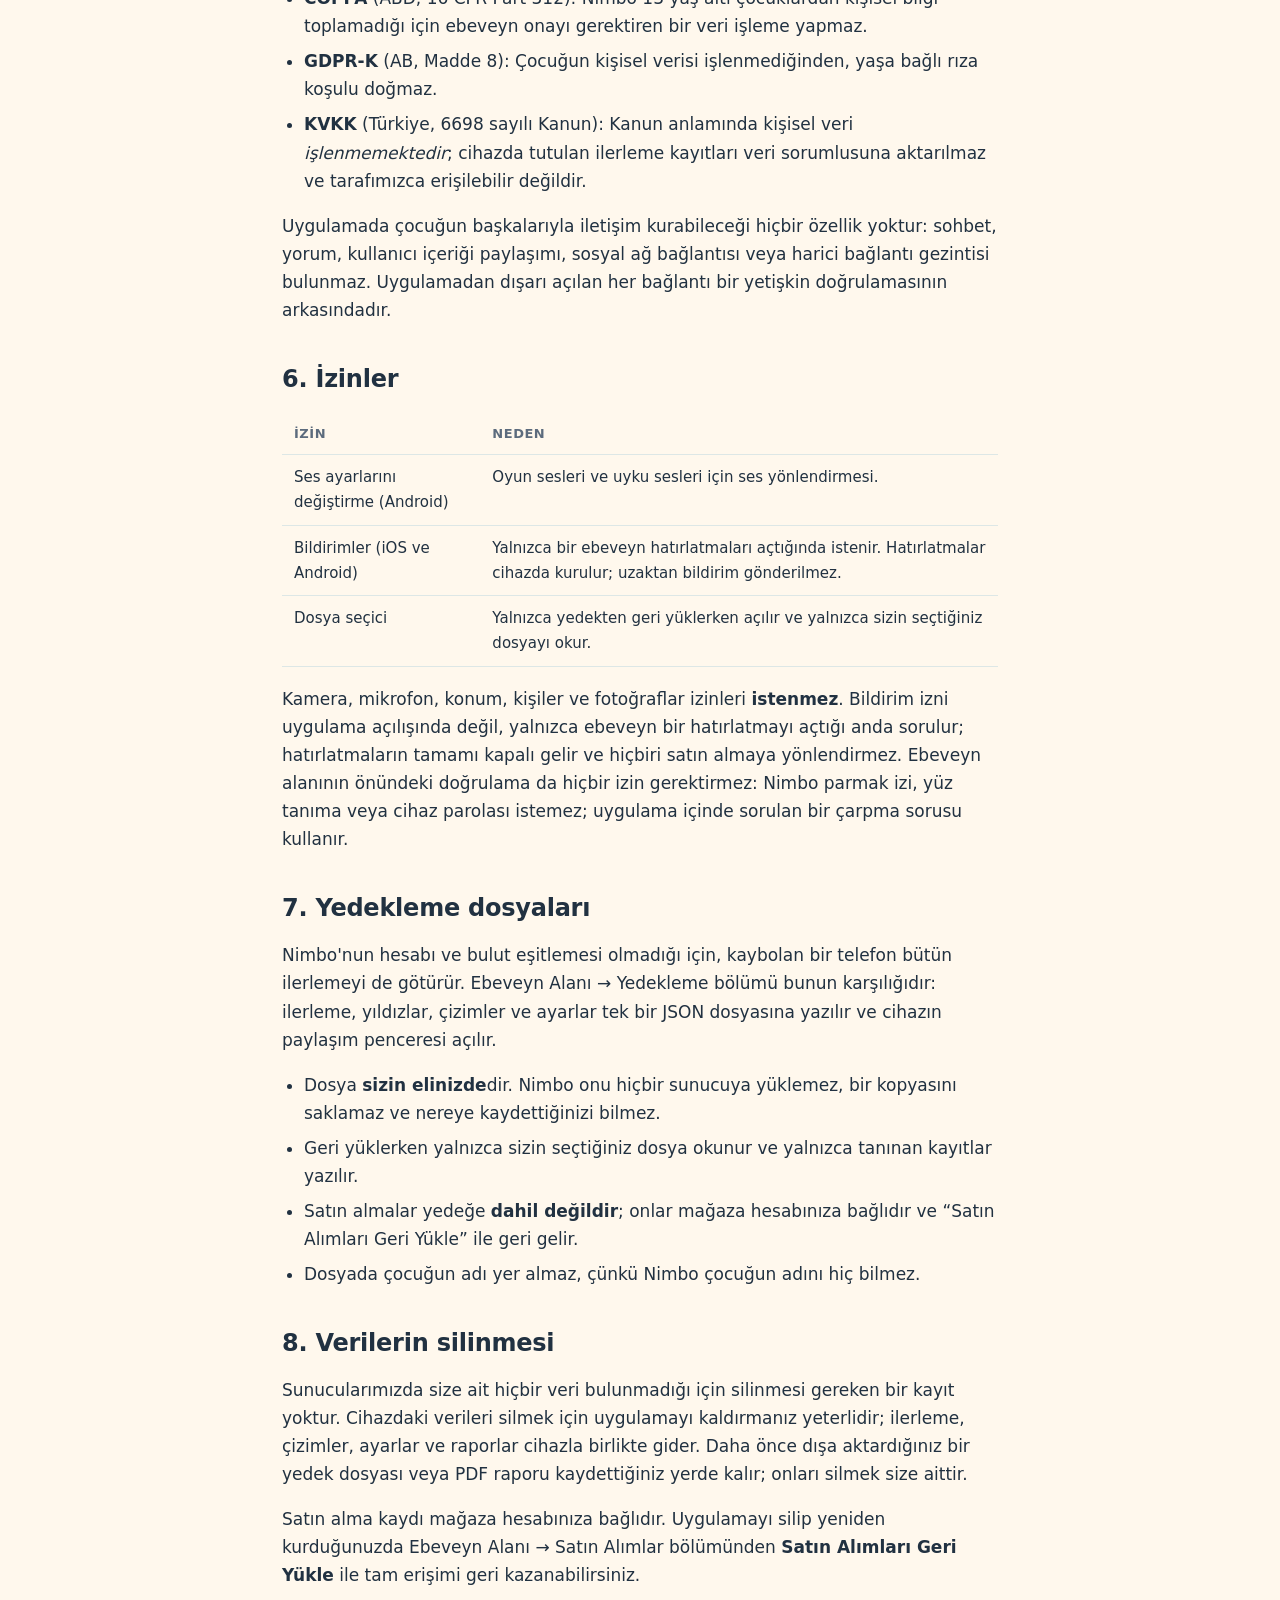
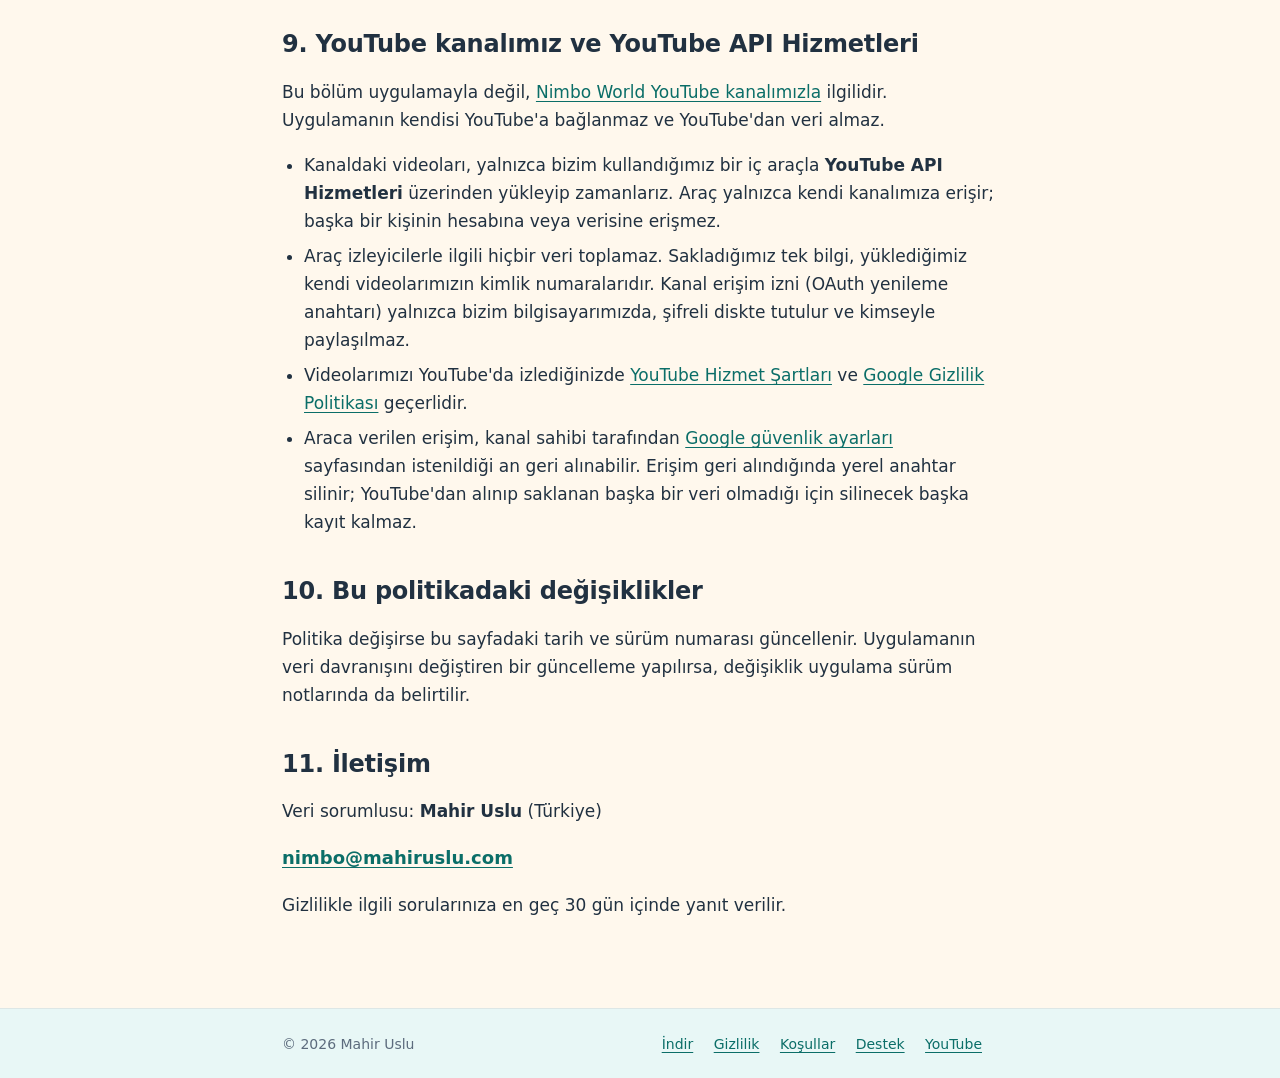
<file: gizlilik/index.html>
<!doctype html>
<html lang="tr">
<head>
<meta charset="utf-8">
<meta name="viewport" content="width=device-width, initial-scale=1">
<title>Gizlilik Politikası — Nimbo</title>
<meta name="description" content="Nimbo hiçbir kişisel veri toplamaz. Reklam, analitik ve takip yoktur; tüm veriler cihazda kalır.">
<meta name="color-scheme" content="light dark">
<link rel="canonical" href="https://nimbo.mahiruslu.com/gizlilik">
<link rel="alternate" hreflang="tr" href="https://nimbo.mahiruslu.com/gizlilik">
<link rel="alternate" hreflang="en" href="https://nimbo.mahiruslu.com/privacy">
<link rel="icon" href="/assets/icon.svg" type="image/svg+xml">
<link rel="stylesheet" href="/assets/style.css">
<meta property="og:title" content="Gizlilik Politikası — Nimbo">
<meta property="og:description" content="Nimbo hiçbir kişisel veri toplamaz. Reklam, analitik ve takip yoktur; tüm veriler cihazda kalır.">
<meta property="og:type" content="website">
<meta property="og:url" content="https://nimbo.mahiruslu.com/gizlilik">
</head>
<body>
<a class="skip" href="#main">İçeriğe geç</a>
<header class="site"><div class="bar">
  <a class="home" href="/"><img src="/assets/mark.svg" alt="" width="30" height="30"><span class="name">Nimbo</span></a>
  <nav class="lang" aria-label="Dil">
    <a href="/gizlilik" aria-current="true" lang="tr">Türkçe</a>
    <a href="/privacy" lang="en">English</a>
  </nav>
</div></header>
<main id="main">
<h1>Gizlilik Politikası</h1>
<p class="lede">Nimbo Dünyası hiçbir veri toplamaz. Bu sayfa neyin toplanmadığını tek tek sayar.</p>
<p class="updated">Son güncelleme: 17 Kasım 2026 · Sürüm 1.4</p>

<div class="card">
  <h2>Kısaca</h2>
  <ul>
    <li>Nimbo sizden veya çocuğunuzdan <strong>hiçbir kişisel bilgi istemez</strong>.</li>
    <li>Hesap, oturum açma veya e-posta adresi gerekmez.</li>
    <li>Reklam ağı, analitik aracı ve çökme raporlama servisi <strong>yoktur</strong>.</li>
    <li>Uygulamanın oluşturduğu her şey <strong>yalnızca cihazda</strong> kalır.</li>
    <li>Hatırlatmalar kapalı gelir, cihazda kurulur ve uzaktan bildirim yoktur.</li>
    <li>Uygulamayı silmek, ürettiği tüm veriyi siler.</li>
  </ul>
</div>

<h2>1. Toplanan kişisel veriler</h2>
<p><strong>Hiçbiri.</strong> Nimbo aşağıdakilerin hiçbirini istemez, okumaz veya iletmez:</p>
<ul>
  <li>Ad, soyad, kullanıcı adı</li>
  <li>Doğum tarihi (yalnızca “3–4” veya “5–6” şeklinde bir yaş <em>aralığı</em> seçilir; bu bilgi cihazda kalır ve içerik zorluğunu ayarlamak için kullanılır)</li>
  <li>E-posta adresi, telefon numarası, adres</li>
  <li>Fotoğraf, video, ses kaydı</li>
  <li>Konum bilgisi</li>
  <li>Kişi listesi, takvim, sağlık verisi</li>
  <li>Reklam kimliği (IDFA / GAID), çerez veya takip pikseli</li>
</ul>
<p>Uygulamada <strong>hiçbir metin giriş alanı yoktur</strong>. Çocuğun yazabileceği bir yer
olmadığı için, istemeden kişisel bilgi girmesi de mümkün değildir.</p>

<h2>2. Cihazda saklananlar</h2>
<p>Nimbo aşağıdakileri cihazınızın yerel deposunda tutar. Bunlar cihazdan çıkmaz ve
tarafımızca erişilemez:</p>
<div class="scroll"><table>
  <tr><th>Veri</th><th>Amaç</th></tr>
  <tr><td>Tamamlanan etkinlikler, kazanılan çıkartma ve rozetler</td><td>İlerlemeyi göstermek</td></tr>
  <tr><td>Yıldızlar, gün serisi, koleksiyon ve seçilen avatar</td><td>Ada dünyası ve mağazası</td></tr>
  <tr><td>Ekran süresi kayıtları ve günlük limit</td><td>Ebeveyn kontrolleri</td></tr>
  <tr><td>Çizimler ve boyama sayfaları</td><td>Sanat galerisi</td></tr>
  <tr><td>Ses, dil, erişilebilirlik ve uyku ayarları</td><td>Tercihleri hatırlamak</td></tr>
  <tr><td>Hatırlatma tercihleri ve saatleri</td><td>Cihazda kurulan hatırlatmalar</td></tr>
  <tr><td>Seçilen yaş aralığı</td><td>İçerik zorluğunu ayarlamak</td></tr>
  <tr><td>Satın alma durumu</td><td>Tam erişimi açık tutmak</td></tr>
</table></div>
<p>Ebeveyn alanında bir PDF raporu oluşturduğunuzda, rapor cihazın önbelleğinde hazırlanır.
Paylaşmayı siz seçmedikçe cihazdan ayrılmaz; Nimbo hiçbir sunucuya yüklemez. Raporda çocuğun
adı yer almaz, çünkü Nimbo çocuğun adını hiç bilmez.</p>

<h2>3. Ağ trafiği</h2>
<p>Nimbo çevrimdışı çalışır. Uygulamanın kendi başlattığı tek ağ isteği şudur:</p>
<ul>
  <li>Her açılışta <code>https://nimboapp.vercel.app/config/app-config.json</code> adresine <strong>anonim bir GET</strong>
  isteği. Bu istek yalnızca yapılandırma dosyasını indirir; gövde, başlık veya sorgu parametresi ile
  <strong>hiçbir bilgi göndermez</strong>. Cihaz kimliği, kullanıcı kimliği veya kullanım verisi taşımaz.</li>
</ul>
<p>Bu istek bir bakım duyurusunu veya zorunlu güncelleme bilgisini iletmek içindir. İstek
başarısız olursa uygulama önbellekteki veya uygulamayla birlikte gelen yapılandırmayı kullanır ve
normal şekilde çalışmaya devam eder.</p>
<p>Ebeveyn Alanı'ndan açılabilen hatırlatmalar da ağ kullanmaz: seçtiğiniz saat cihazın kendi
zamanlayıcısına kurulur. Nimbo bir <strong>bildirim jetonu (push token) kaydetmez</strong> ve
hiçbir bildirim sunucusuyla konuşmaz; uygulama uzaktan adreslenebilir değildir.</p>

<h2>4. Üçüncü taraf hizmetler</h2>
<p>Nimbo'da <strong>tek bir</strong> üçüncü taraf bileşen vardır:</p>
<h3>RevenueCat (satın alma doğrulama)</h3>
<p>Tam erişim satın alındığında, bir abonelik yenilendiğinde veya “Satın Alımları Geri Yükle”
kullanıldığında, satın alma makbuzunun doğrulanması için RevenueCat, Inc. hizmeti kullanılır. Bu
kapsamda:</p>
<ul>
  <li>Nimbo RevenueCat'e <strong>kimlik bilgisi vermez</strong>; anonim bir uygulama kullanıcı kimliği kullanılır.</li>
  <li>Reklam kimliği toplama özelliği <strong>kapalıdır</strong> ve hiçbir zaman çağrılmaz.</li>
  <li>RevenueCat, satın alma doğrulaması için mağazadan gelen makbuz bilgisini ve temel cihaz/ülke
  bilgisini işler. Bu veriler reklam veya takip amacıyla kullanılmaz.</li>
  <li>Abonelik durumu (deneme süresi, yenileme tarihi, iptal) yalnızca ebeveyn alanında gösterilmek
  üzere RevenueCat'ten okunur; Nimbo bunu başka bir yere iletmez.</li>
  <li>Ayrıntılar: <a href="https://www.revenuecat.com/privacy" rel="noopener">revenuecat.com/privacy</a></li>
</ul>
<p>Satın alma işleminin kendisi Apple App Store veya Google Play tarafından yürütülür. Ödeme
bilgileriniz mağazada kalır; Nimbo kart bilgisi görmez.</p>
<p>Uygulamada reklam ağı, analitik aracı (Google Analytics, Firebase Analytics vb.), çökme
raporlama servisi veya sosyal medya SDK'sı <strong>bulunmaz</strong>.</p>
<p>Uygulama zaman zaman mağazanın kendi puanlama penceresini açabilir. Bu pencere işletim
sisteminin bir parçasıdır; Nimbo puanınızı, yorumunuzu veya pencereyi görüp görmediğinizi öğrenmez.</p>

<h2>5. Çocuk gizliliği</h2>
<p>Nimbo çocuklara yönelik olarak tasarlanmıştır ve çocuklardan kişisel veri toplamaz.</p>
<ul>
  <li><strong>COPPA</strong> (ABD, 16 CFR Part 312): Nimbo 13 yaş altı çocuklardan kişisel bilgi
  toplamadığı için ebeveyn onayı gerektiren bir veri işleme yapmaz.</li>
  <li><strong>GDPR-K</strong> (AB, Madde 8): Çocuğun kişisel verisi işlenmediğinden, yaşa bağlı
  rıza koşulu doğmaz.</li>
  <li><strong>KVKK</strong> (Türkiye, 6698 sayılı Kanun): Kanun anlamında kişisel veri
  <em>işlenmemektedir</em>; cihazda tutulan ilerleme kayıtları veri sorumlusuna aktarılmaz ve
  tarafımızca erişilebilir değildir.</li>
</ul>
<p>Uygulamada çocuğun başkalarıyla iletişim kurabileceği hiçbir özellik yoktur: sohbet, yorum,
kullanıcı içeriği paylaşımı, sosyal ağ bağlantısı veya harici bağlantı gezintisi bulunmaz.
Uygulamadan dışarı açılan her bağlantı bir yetişkin doğrulamasının arkasındadır.</p>

<h2>6. İzinler</h2>
<div class="scroll"><table>
  <tr><th>İzin</th><th>Neden</th></tr>
  <tr><td>Ses ayarlarını değiştirme (Android)</td><td>Oyun sesleri ve uyku sesleri için ses yönlendirmesi.</td></tr>
  <tr><td>Bildirimler (iOS ve Android)</td><td>Yalnızca bir ebeveyn hatırlatmaları açtığında istenir. Hatırlatmalar cihazda kurulur; uzaktan bildirim gönderilmez.</td></tr>
  <tr><td>Dosya seçici</td><td>Yalnızca yedekten geri yüklerken açılır ve yalnızca sizin seçtiğiniz dosyayı okur.</td></tr>
</table></div>
<p>Kamera, mikrofon, konum, kişiler ve fotoğraflar izinleri <strong>istenmez</strong>. Bildirim izni
uygulama açılışında değil, yalnızca ebeveyn bir hatırlatmayı açtığı anda sorulur; hatırlatmaların
tamamı kapalı gelir ve hiçbiri satın almaya yönlendirmez. Ebeveyn alanının önündeki doğrulama da
hiçbir izin gerektirmez: Nimbo parmak izi, yüz tanıma veya cihaz parolası istemez; uygulama içinde
sorulan bir çarpma sorusu kullanır.</p>

<h2>7. Yedekleme dosyaları</h2>
<p>Nimbo'nun hesabı ve bulut eşitlemesi olmadığı için, kaybolan bir telefon bütün ilerlemeyi de
götürür. Ebeveyn Alanı → Yedekleme bölümü bunun karşılığıdır: ilerleme, yıldızlar, çizimler ve
ayarlar tek bir JSON dosyasına yazılır ve cihazın paylaşım penceresi açılır.</p>
<ul>
  <li>Dosya <strong>sizin elinizde</strong>dir. Nimbo onu hiçbir sunucuya yüklemez, bir kopyasını
  saklamaz ve nereye kaydettiğinizi bilmez.</li>
  <li>Geri yüklerken yalnızca sizin seçtiğiniz dosya okunur ve yalnızca tanınan kayıtlar yazılır.</li>
  <li>Satın almalar yedeğe <strong>dahil değildir</strong>; onlar mağaza hesabınıza bağlıdır ve
  “Satın Alımları Geri Yükle” ile geri gelir.</li>
  <li>Dosyada çocuğun adı yer almaz, çünkü Nimbo çocuğun adını hiç bilmez.</li>
</ul>

<h2>8. Verilerin silinmesi</h2>
<p>Sunucularımızda size ait hiçbir veri bulunmadığı için silinmesi gereken bir kayıt yoktur.
Cihazdaki verileri silmek için uygulamayı kaldırmanız yeterlidir; ilerleme, çizimler, ayarlar ve
raporlar cihazla birlikte gider. Daha önce dışa aktardığınız bir yedek dosyası veya PDF raporu
kaydettiğiniz yerde kalır; onları silmek size aittir.</p>
<p>Satın alma kaydı mağaza hesabınıza bağlıdır. Uygulamayı silip yeniden kurduğunuzda Ebeveyn
Alanı → Satın Alımlar bölümünden <strong>Satın Alımları Geri Yükle</strong> ile tam erişimi geri
kazanabilirsiniz.</p>

<h2>9. YouTube kanalımız ve YouTube API Hizmetleri</h2>
<p>Bu bölüm uygulamayla değil, <a href="https://www.youtube.com/@nimboworldkids" rel="noopener">Nimbo World YouTube kanalımızla</a>
ilgilidir. Uygulamanın kendisi YouTube'a bağlanmaz ve YouTube'dan veri almaz.</p>
<ul>
  <li>Kanaldaki videoları, yalnızca bizim kullandığımız bir iç araçla
  <strong>YouTube API Hizmetleri</strong> üzerinden yükleyip zamanlarız. Araç yalnızca kendi kanalımıza
  erişir; başka bir kişinin hesabına veya verisine erişmez.</li>
  <li>Araç izleyicilerle ilgili hiçbir veri toplamaz. Sakladığımız tek bilgi, yüklediğimiz kendi
  videolarımızın kimlik numaralarıdır. Kanal erişim izni (OAuth yenileme anahtarı) yalnızca bizim
  bilgisayarımızda, şifreli diskte tutulur ve kimseyle paylaşılmaz.</li>
  <li>Videolarımızı YouTube'da izlediğinizde
  <a href="https://www.youtube.com/t/terms" rel="noopener">YouTube Hizmet Şartları</a> ve
  <a href="https://policies.google.com/privacy" rel="noopener">Google Gizlilik Politikası</a> geçerlidir.</li>
  <li>Araca verilen erişim, kanal sahibi tarafından
  <a href="https://security.google.com/settings/security/permissions" rel="noopener">Google güvenlik ayarları</a>
  sayfasından istenildiği an geri alınabilir. Erişim geri alındığında yerel anahtar silinir;
  YouTube'dan alınıp saklanan başka bir veri olmadığı için silinecek başka kayıt kalmaz.</li>
</ul>

<h2>10. Bu politikadaki değişiklikler</h2>
<p>Politika değişirse bu sayfadaki tarih ve sürüm numarası güncellenir. Uygulamanın veri
davranışını değiştiren bir güncelleme yapılırsa, değişiklik uygulama sürüm notlarında da belirtilir.</p>

<h2>11. İletişim</h2>
<p>Veri sorumlusu: <strong>Mahir Uslu</strong> (Türkiye)</p>
<p class="contact"><a href="mailto:nimbo@mahiruslu.com">nimbo@mahiruslu.com</a></p>
<p>Gizlilikle ilgili sorularınıza en geç 30 gün içinde yanıt verilir.</p>
</main>
<footer class="site"><div class="bar"><div>© 2026 Mahir Uslu</div><div><a href="/indir">İndir</a> <a href="/gizlilik">Gizlilik</a> <a href="/kullanim-kosullari">Koşullar</a> <a href="/destek">Destek</a> <a href="https://www.youtube.com/@nimboworldkids">YouTube</a></div></div></footer>
</body>
</html>
</file>
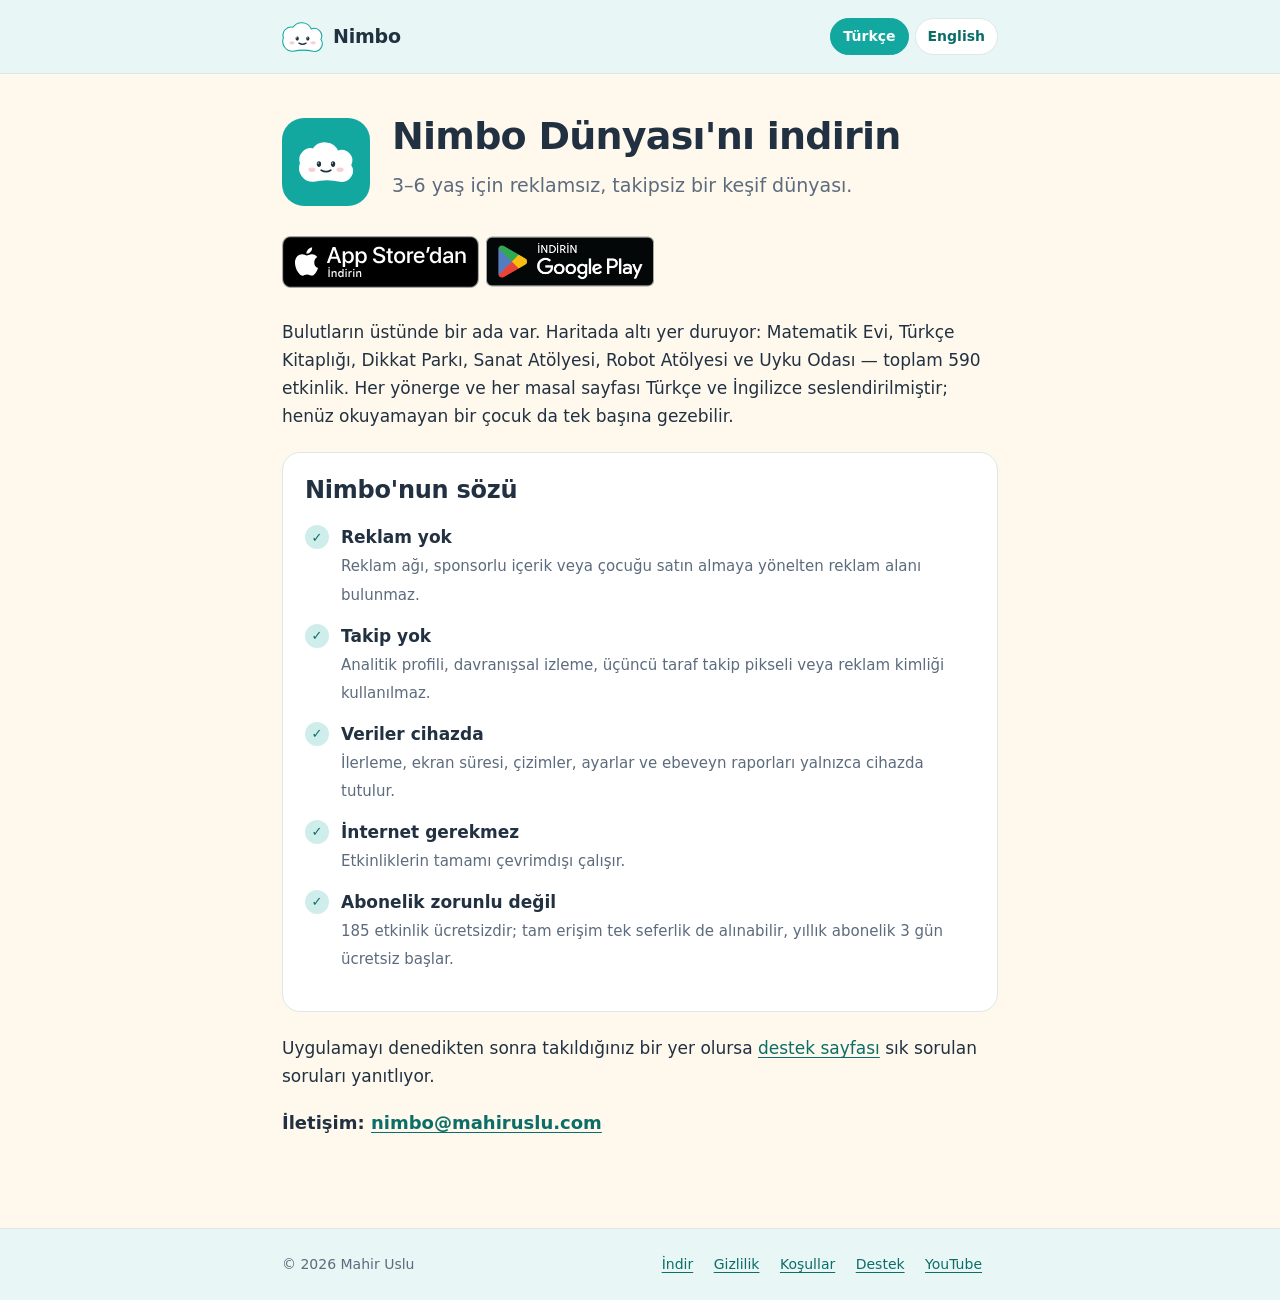
<file: indir/index.html>
<!doctype html>
<html lang="tr">
<head>
<meta charset="utf-8">
<meta name="viewport" content="width=device-width, initial-scale=1">
<title>Nimbo Dünyası'nı indirin — App Store ve Google Play</title>
<meta name="description" content="Nimbo Dünyası'nı App Store veya Google Play'den indirin. 3–6 yaş için reklamsız, takipsiz, çevrimdışı çalışan bir öğrenme dünyası.">
<meta name="color-scheme" content="light dark">
<link rel="canonical" href="https://nimbo.mahiruslu.com/indir">
<link rel="alternate" hreflang="tr" href="https://nimbo.mahiruslu.com/indir">
<link rel="alternate" hreflang="en" href="https://nimbo.mahiruslu.com/get">
<link rel="icon" href="/assets/icon.svg" type="image/svg+xml">
<link rel="stylesheet" href="/assets/style.css">
<meta property="og:title" content="Nimbo Dünyası'nı indirin — App Store ve Google Play">
<meta property="og:description" content="Nimbo Dünyası'nı App Store veya Google Play'den indirin. 3–6 yaş için reklamsız, takipsiz, çevrimdışı çalışan bir öğrenme dünyası.">
<meta property="og:type" content="website">
<meta property="og:url" content="https://nimbo.mahiruslu.com/indir">
</head>
<body>
<a class="skip" href="#main">İçeriğe geç</a>
<header class="site"><div class="bar">
  <a class="home" href="/"><img src="/assets/mark.svg" alt="" width="30" height="30"><span class="name">Nimbo</span></a>
  <nav class="lang" aria-label="Dil">
    <a href="/indir" aria-current="true" lang="tr">Türkçe</a>
    <a href="/get" lang="en">English</a>
  </nav>
</div></header>
<main id="main">
<div class="hero">
  <img src="/assets/icon.svg" alt="Nimbo uygulama simgesi" width="88" height="88">
  <div><h1>Nimbo Dünyası'nı indirin</h1><p class="lede">3–6 yaş için reklamsız, takipsiz bir keşif dünyası.</p></div>
</div>

<div class="stores">
  <a class="apple" href="https://apps.apple.com/app/id6794716737"><img src="/assets/badge-app-store-tr.svg" alt="App Store'dan indirin" width="151" height="40"></a>
  <a class="play" href="https://play.google.com/store/apps/details?id=com.nimbo.kids"><img src="/assets/badge-google-play-tr.png" alt="Google Play'den alın" width="646" height="250"></a>
</div>

<p>Bulutların üstünde bir ada var. Haritada altı yer duruyor: Matematik Evi, Türkçe Kitaplığı,
Dikkat Parkı, Sanat Atölyesi, Robot Atölyesi ve Uyku Odası — toplam 590 etkinlik. Her yönerge
ve her masal sayfası Türkçe ve İngilizce seslendirilmiştir; henüz okuyamayan bir çocuk da tek başına
gezebilir.</p>

<div class="card">
  <h2>Nimbo'nun sözü</h2>
  <ul class="promise">
    <li><span class="tick">✓</span><div><strong>Reklam yok</strong><span class="sub">Reklam ağı, sponsorlu içerik veya çocuğu satın almaya yönelten reklam alanı bulunmaz.</span></div></li>
    <li><span class="tick">✓</span><div><strong>Takip yok</strong><span class="sub">Analitik profili, davranışsal izleme, üçüncü taraf takip pikseli veya reklam kimliği kullanılmaz.</span></div></li>
    <li><span class="tick">✓</span><div><strong>Veriler cihazda</strong><span class="sub">İlerleme, ekran süresi, çizimler, ayarlar ve ebeveyn raporları yalnızca cihazda tutulur.</span></div></li>
    <li><span class="tick">✓</span><div><strong>İnternet gerekmez</strong><span class="sub">Etkinliklerin tamamı çevrimdışı çalışır.</span></div></li>
    <li><span class="tick">✓</span><div><strong>Abonelik zorunlu değil</strong><span class="sub">185 etkinlik ücretsizdir; tam erişim tek seferlik de alınabilir, yıllık abonelik 3 gün ücretsiz başlar.</span></div></li>
  </ul>
</div>

<p>Uygulamayı denedikten sonra takıldığınız bir yer olursa <a href="/destek">destek sayfası</a>
sık sorulan soruları yanıtlıyor.</p>

<p class="contact">İletişim: <a href="mailto:nimbo@mahiruslu.com">nimbo@mahiruslu.com</a></p>
</main>
<footer class="site"><div class="bar"><div>© 2026 Mahir Uslu</div><div><a href="/indir">İndir</a> <a href="/gizlilik">Gizlilik</a> <a href="/kullanim-kosullari">Koşullar</a> <a href="/destek">Destek</a> <a href="https://www.youtube.com/@nimboworldkids">YouTube</a></div></div></footer>
</body>
</html>
</file>
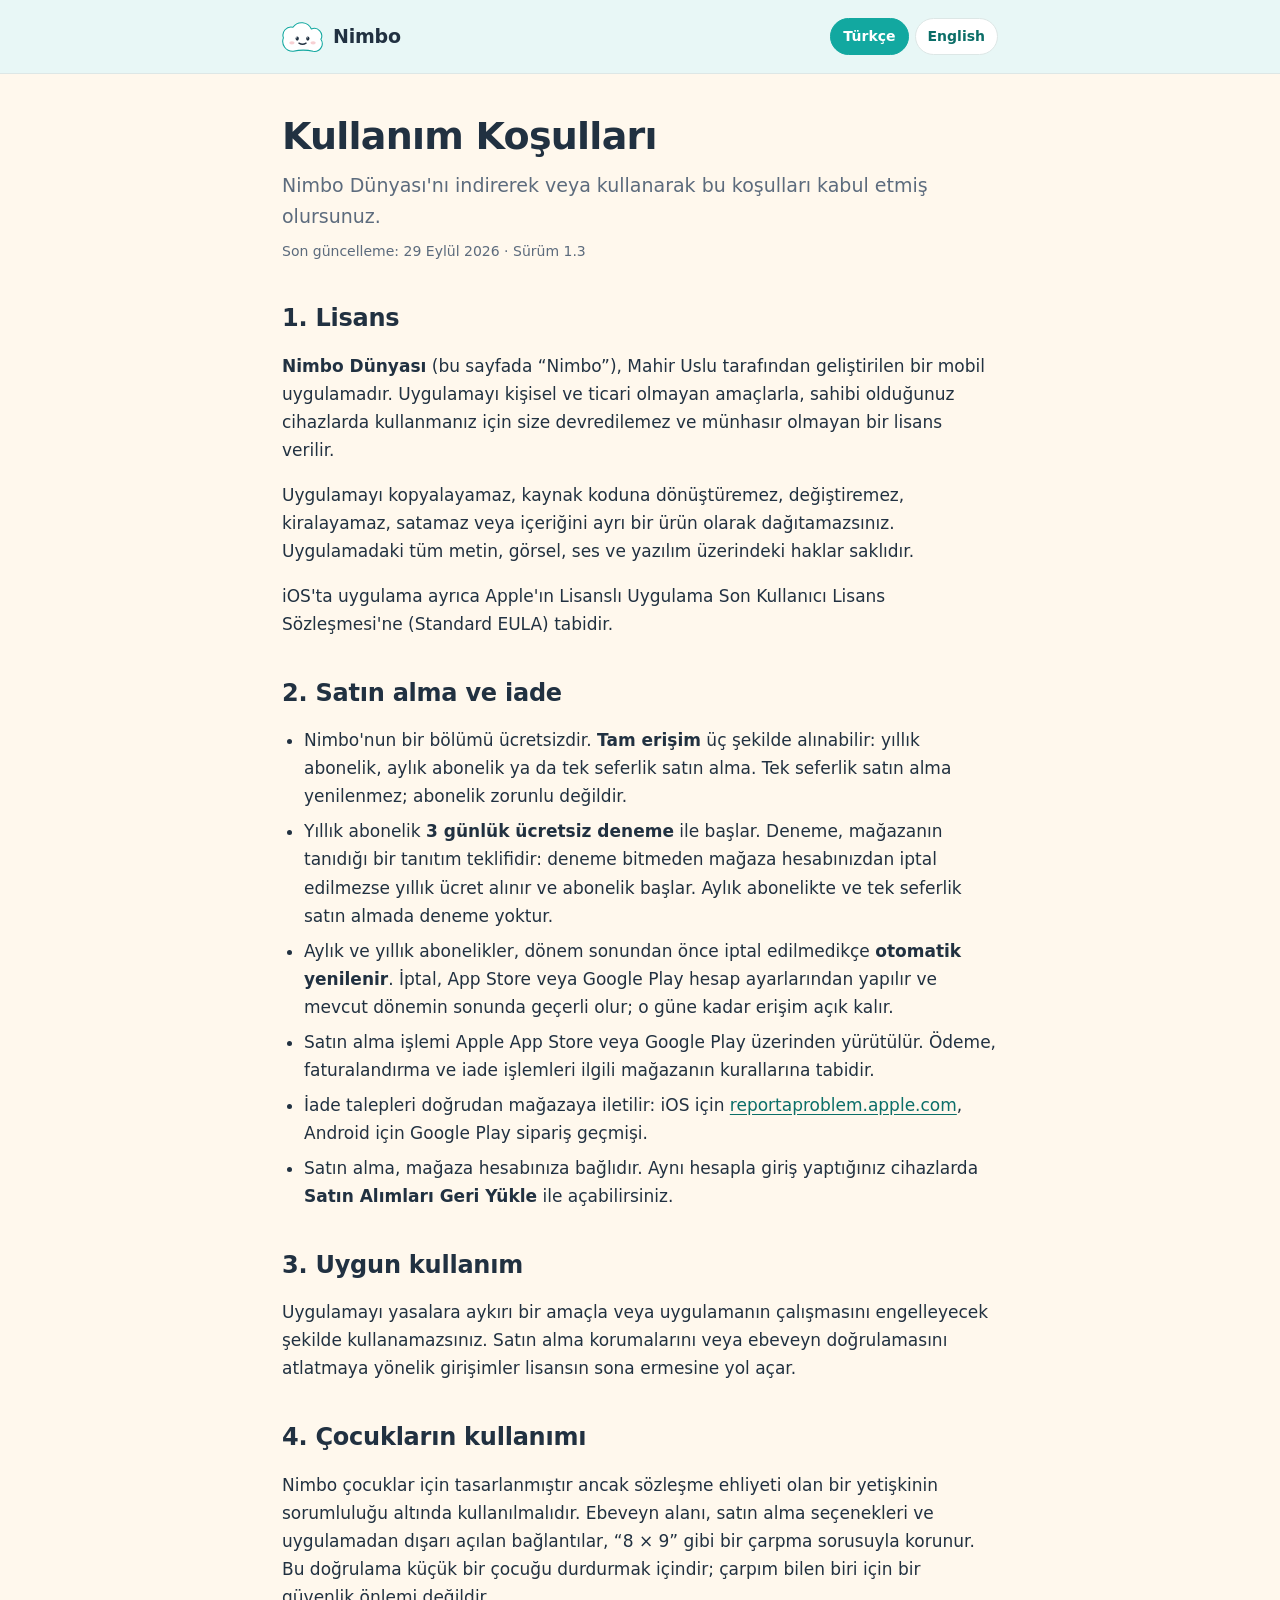
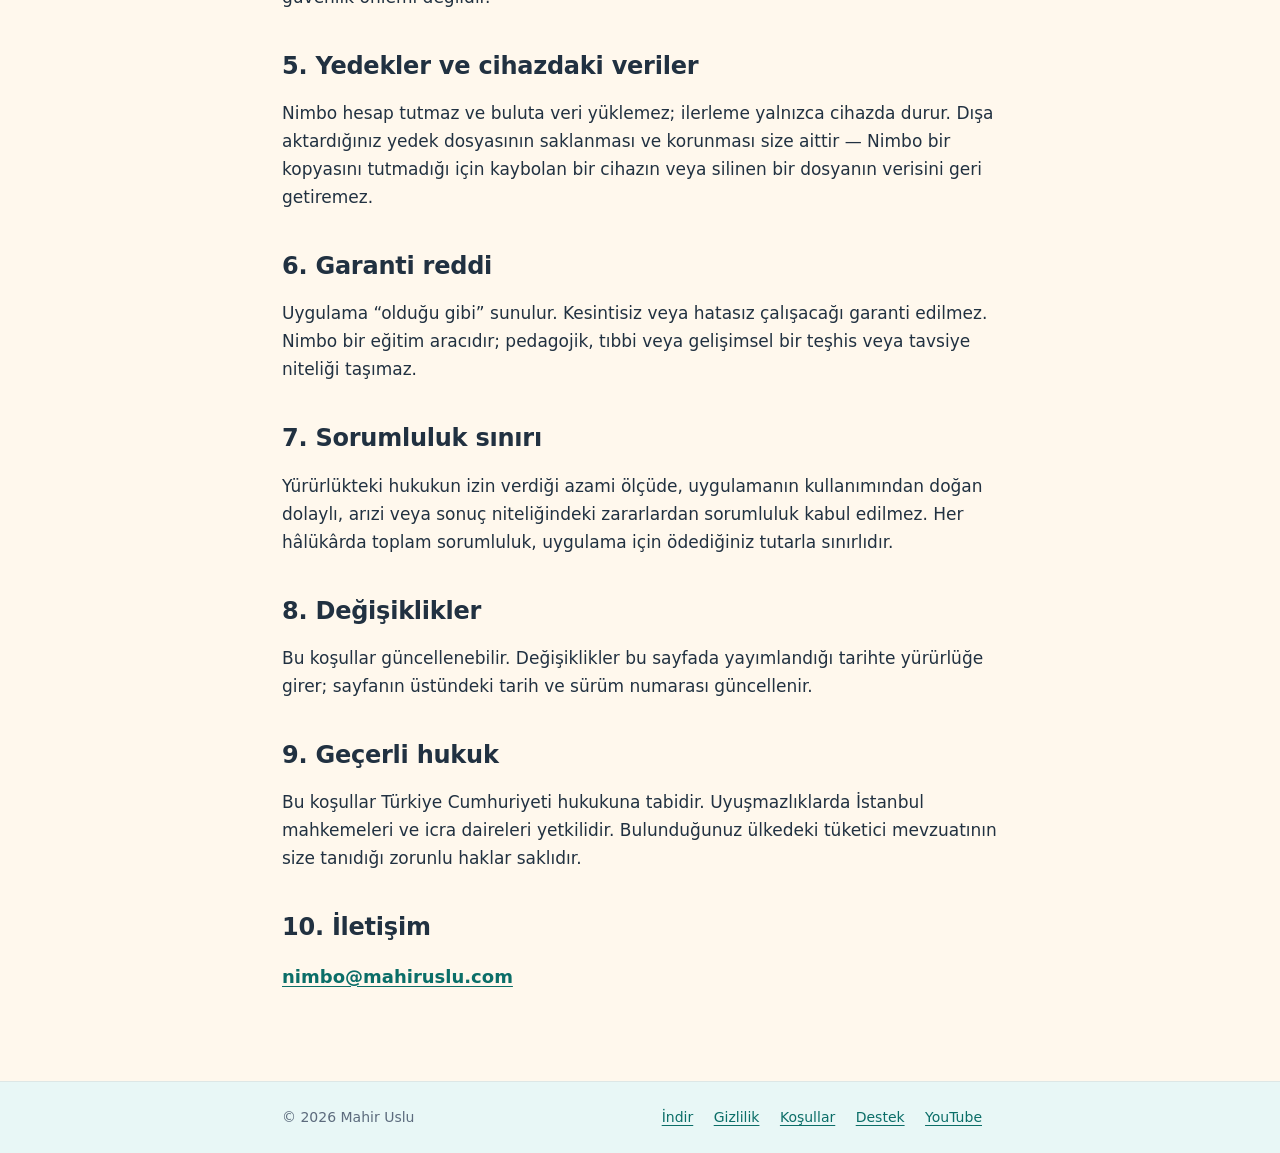
<file: kullanim-kosullari/index.html>
<!doctype html>
<html lang="tr">
<head>
<meta charset="utf-8">
<meta name="viewport" content="width=device-width, initial-scale=1">
<title>Kullanım Koşulları — Nimbo</title>
<meta name="description" content="Nimbo kullanım koşulları: lisans, tek seferlik satın alma, iade, sorumluluk ve geçerli hukuk.">
<meta name="color-scheme" content="light dark">
<link rel="canonical" href="https://nimbo.mahiruslu.com/kullanim-kosullari">
<link rel="alternate" hreflang="tr" href="https://nimbo.mahiruslu.com/kullanim-kosullari">
<link rel="alternate" hreflang="en" href="https://nimbo.mahiruslu.com/terms">
<link rel="icon" href="/assets/icon.svg" type="image/svg+xml">
<link rel="stylesheet" href="/assets/style.css">
<meta property="og:title" content="Kullanım Koşulları — Nimbo">
<meta property="og:description" content="Nimbo kullanım koşulları: lisans, tek seferlik satın alma, iade, sorumluluk ve geçerli hukuk.">
<meta property="og:type" content="website">
<meta property="og:url" content="https://nimbo.mahiruslu.com/kullanim-kosullari">
</head>
<body>
<a class="skip" href="#main">İçeriğe geç</a>
<header class="site"><div class="bar">
  <a class="home" href="/"><img src="/assets/mark.svg" alt="" width="30" height="30"><span class="name">Nimbo</span></a>
  <nav class="lang" aria-label="Dil">
    <a href="/kullanim-kosullari" aria-current="true" lang="tr">Türkçe</a>
    <a href="/terms" lang="en">English</a>
  </nav>
</div></header>
<main id="main">
<h1>Kullanım Koşulları</h1>
<p class="lede">Nimbo Dünyası'nı indirerek veya kullanarak bu koşulları kabul etmiş olursunuz.</p>
<p class="updated">Son güncelleme: 29 Eylül 2026 · Sürüm 1.3</p>

<h2>1. Lisans</h2>
<p><strong>Nimbo Dünyası</strong> (bu sayfada “Nimbo”), Mahir Uslu tarafından geliştirilen bir mobil uygulamadır. Uygulamayı kişisel ve ticari
olmayan amaçlarla, sahibi olduğunuz cihazlarda kullanmanız için size devredilemez ve münhasır
olmayan bir lisans verilir.</p>
<p>Uygulamayı kopyalayamaz, kaynak koduna dönüştüremez, değiştiremez, kiralayamaz, satamaz veya
içeriğini ayrı bir ürün olarak dağıtamazsınız. Uygulamadaki tüm metin, görsel, ses ve yazılım
üzerindeki haklar saklıdır.</p>
<p>iOS'ta uygulama ayrıca Apple'ın Lisanslı Uygulama Son Kullanıcı Lisans Sözleşmesi'ne
(Standard EULA) tabidir.</p>

<h2>2. Satın alma ve iade</h2>
<ul>
  <li>Nimbo'nun bir bölümü ücretsizdir. <strong>Tam erişim</strong> üç şekilde alınabilir: yıllık
  abonelik, aylık abonelik ya da tek seferlik satın alma. Tek seferlik satın alma yenilenmez; abonelik
  zorunlu değildir.</li>
  <li>Yıllık abonelik <strong>3 günlük ücretsiz deneme</strong> ile başlar. Deneme, mağazanın tanıdığı
  bir tanıtım teklifidir: deneme bitmeden mağaza hesabınızdan iptal edilmezse yıllık ücret alınır ve
  abonelik başlar. Aylık abonelikte ve tek seferlik satın almada deneme yoktur.</li>
  <li>Aylık ve yıllık abonelikler, dönem sonundan önce iptal edilmedikçe <strong>otomatik
  yenilenir</strong>. İptal, App Store veya Google Play hesap ayarlarından yapılır ve mevcut dönemin
  sonunda geçerli olur; o güne kadar erişim açık kalır.</li>
  <li>Satın alma işlemi Apple App Store veya Google Play üzerinden yürütülür. Ödeme, faturalandırma
  ve iade işlemleri ilgili mağazanın kurallarına tabidir.</li>
  <li>İade talepleri doğrudan mağazaya iletilir: iOS için
  <a href="https://reportaproblem.apple.com" rel="noopener">reportaproblem.apple.com</a>,
  Android için Google Play sipariş geçmişi.</li>
  <li>Satın alma, mağaza hesabınıza bağlıdır. Aynı hesapla giriş yaptığınız cihazlarda
  <strong>Satın Alımları Geri Yükle</strong> ile açabilirsiniz.</li>
</ul>

<h2>3. Uygun kullanım</h2>
<p>Uygulamayı yasalara aykırı bir amaçla veya uygulamanın çalışmasını engelleyecek şekilde
kullanamazsınız. Satın alma korumalarını veya ebeveyn doğrulamasını atlatmaya yönelik girişimler
lisansın sona ermesine yol açar.</p>

<h2>4. Çocukların kullanımı</h2>
<p>Nimbo çocuklar için tasarlanmıştır ancak sözleşme ehliyeti olan bir yetişkinin sorumluluğu
altında kullanılmalıdır. Ebeveyn alanı, satın alma seçenekleri ve uygulamadan dışarı açılan
bağlantılar, “8 × 9” gibi bir çarpma sorusuyla korunur. Bu doğrulama küçük bir çocuğu
durdurmak içindir; çarpım bilen biri için bir güvenlik önlemi değildir.</p>

<h2>5. Yedekler ve cihazdaki veriler</h2>
<p>Nimbo hesap tutmaz ve buluta veri yüklemez; ilerleme yalnızca cihazda durur. Dışa aktardığınız
yedek dosyasının saklanması ve korunması size aittir — Nimbo bir kopyasını tutmadığı için kaybolan
bir cihazın veya silinen bir dosyanın verisini geri getiremez.</p>

<h2>6. Garanti reddi</h2>
<p>Uygulama “olduğu gibi” sunulur. Kesintisiz veya hatasız çalışacağı garanti edilmez. Nimbo bir
eğitim aracıdır; pedagojik, tıbbi veya gelişimsel bir teşhis veya tavsiye niteliği taşımaz.</p>

<h2>7. Sorumluluk sınırı</h2>
<p>Yürürlükteki hukukun izin verdiği azami ölçüde, uygulamanın kullanımından doğan dolaylı,
arızi veya sonuç niteliğindeki zararlardan sorumluluk kabul edilmez. Her hâlükârda toplam
sorumluluk, uygulama için ödediğiniz tutarla sınırlıdır.</p>

<h2>8. Değişiklikler</h2>
<p>Bu koşullar güncellenebilir. Değişiklikler bu sayfada yayımlandığı tarihte yürürlüğe girer;
sayfanın üstündeki tarih ve sürüm numarası güncellenir.</p>

<h2>9. Geçerli hukuk</h2>
<p>Bu koşullar Türkiye Cumhuriyeti hukukuna tabidir. Uyuşmazlıklarda İstanbul mahkemeleri ve icra
daireleri yetkilidir. Bulunduğunuz ülkedeki tüketici mevzuatının size tanıdığı zorunlu haklar
saklıdır.</p>

<h2>10. İletişim</h2>
<p class="contact"><a href="mailto:nimbo@mahiruslu.com">nimbo@mahiruslu.com</a></p>
</main>
<footer class="site"><div class="bar"><div>© 2026 Mahir Uslu</div><div><a href="/indir">İndir</a> <a href="/gizlilik">Gizlilik</a> <a href="/kullanim-kosullari">Koşullar</a> <a href="/destek">Destek</a> <a href="https://www.youtube.com/@nimboworldkids">YouTube</a></div></div></footer>
</body>
</html>
</file>
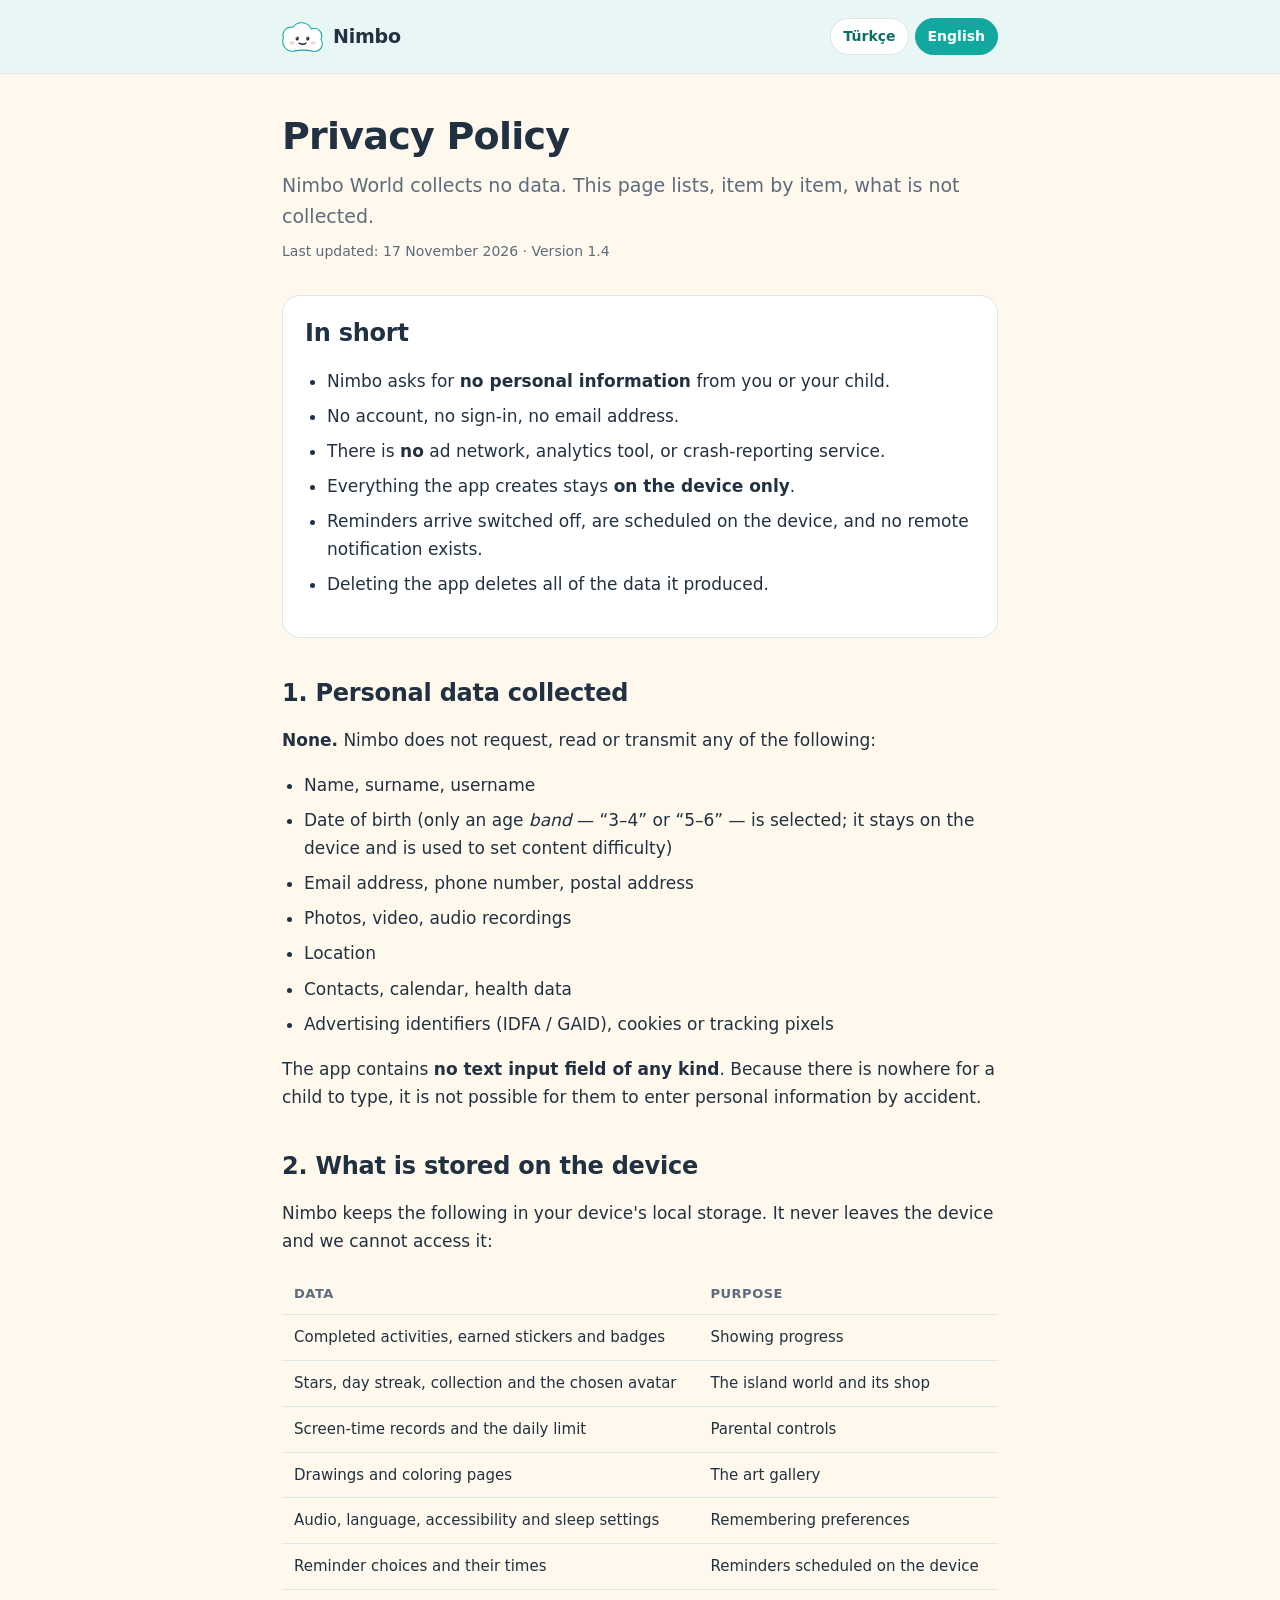
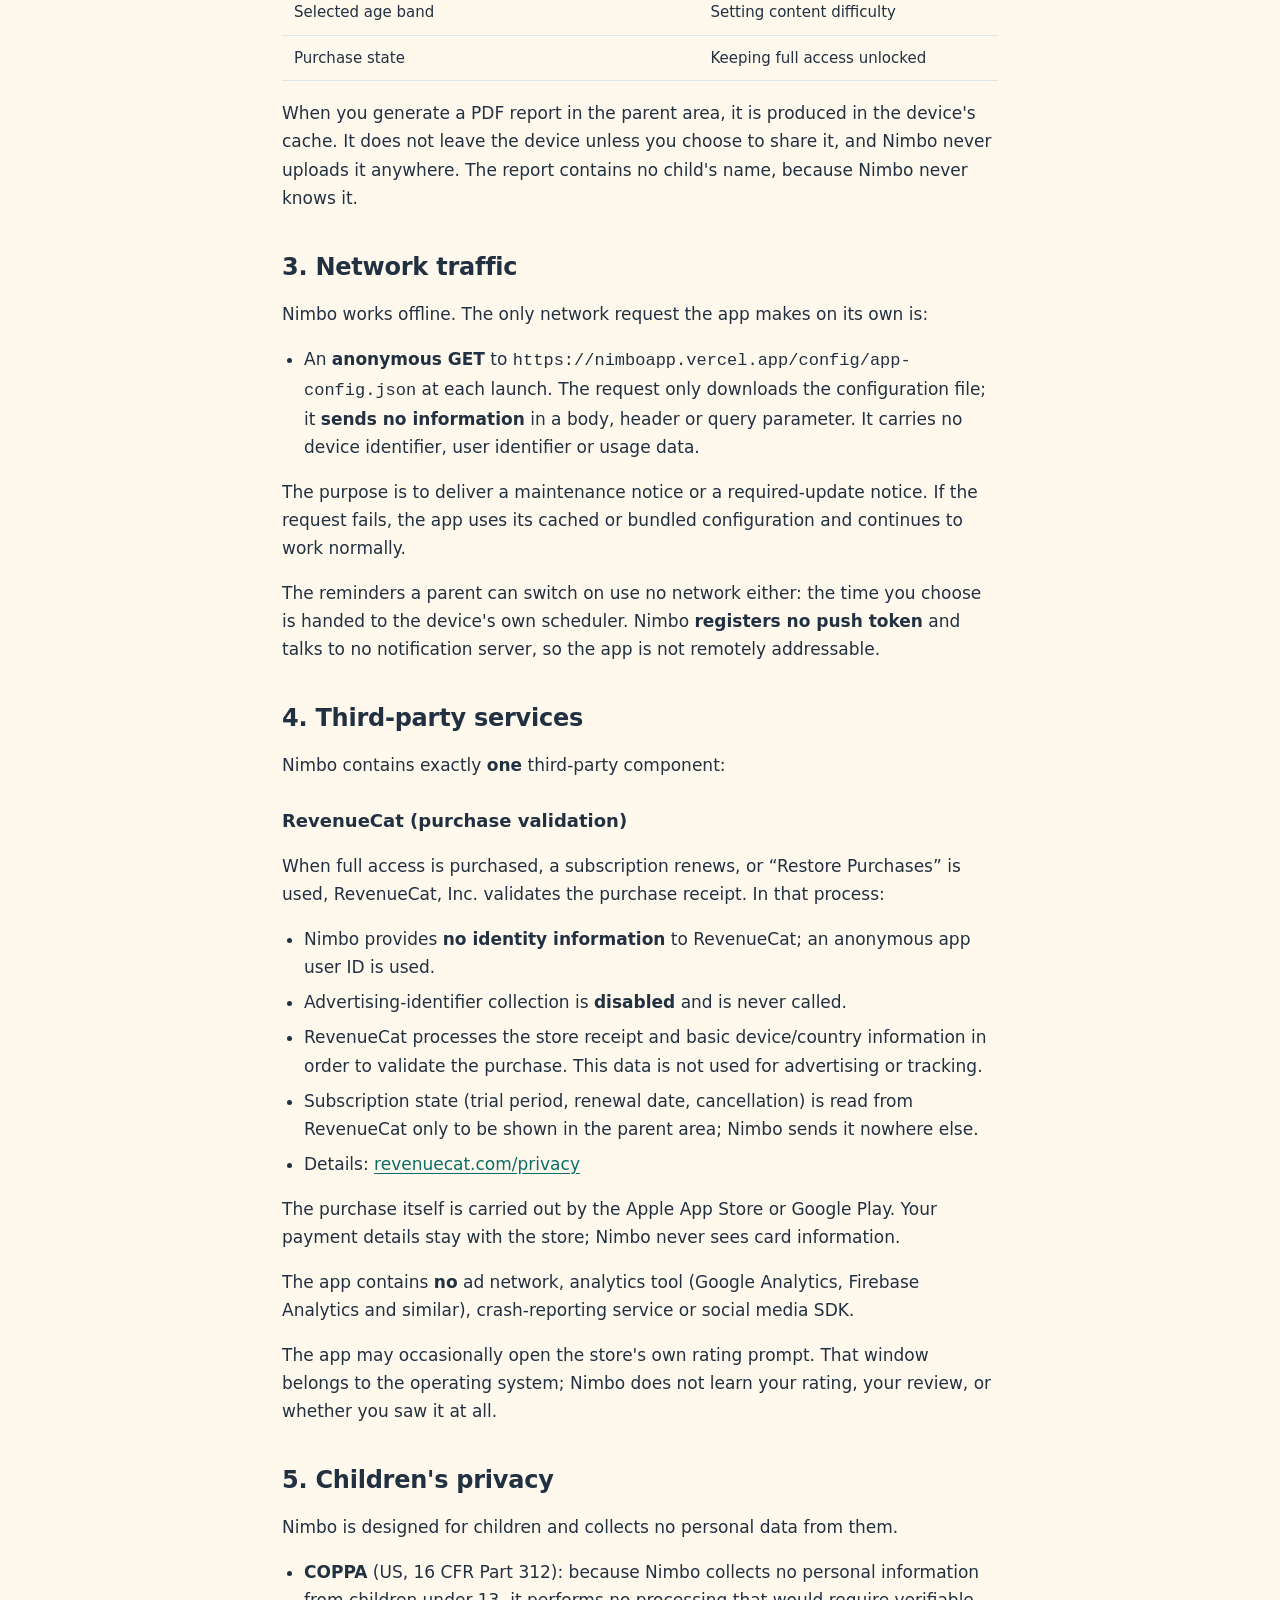
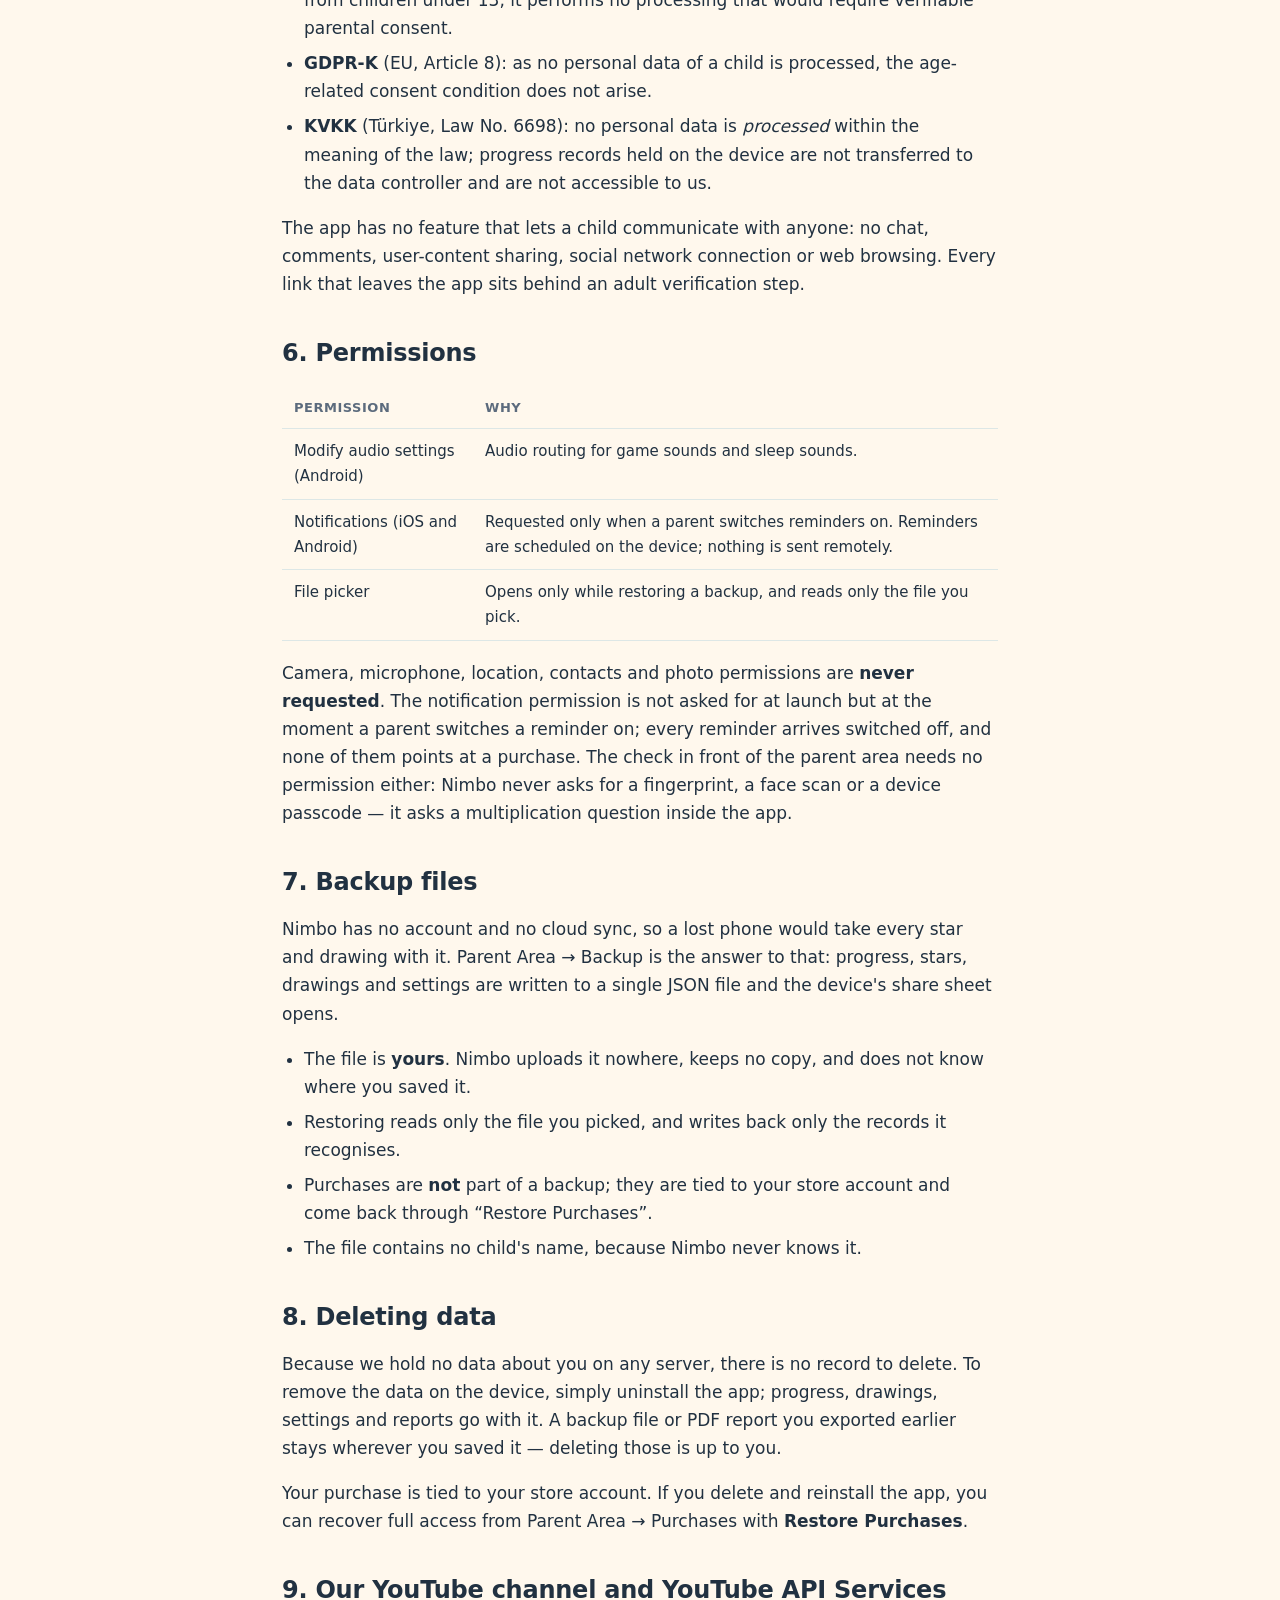
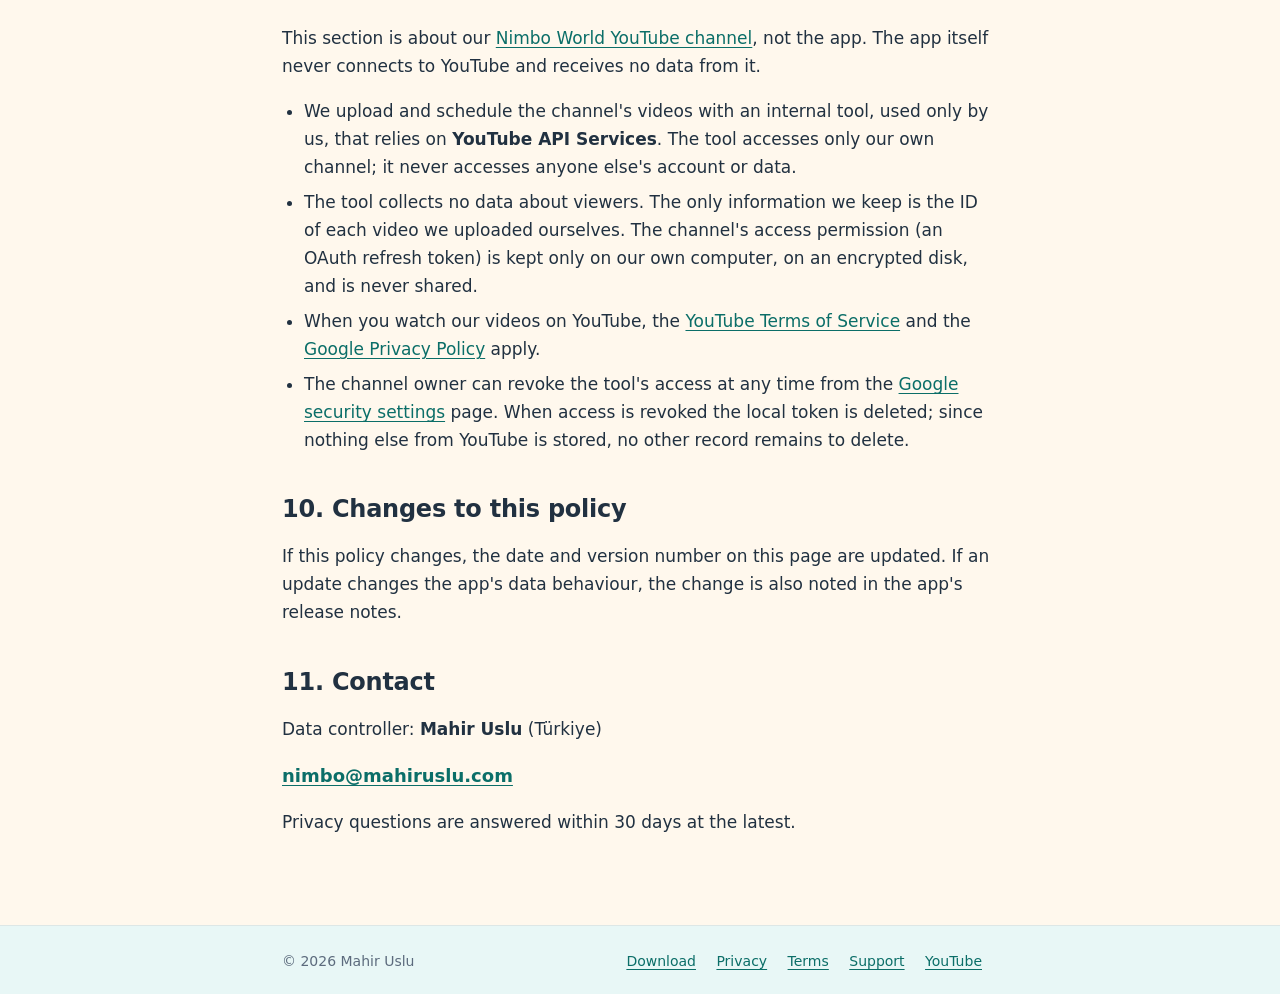
<file: privacy/index.html>
<!doctype html>
<html lang="en">
<head>
<meta charset="utf-8">
<meta name="viewport" content="width=device-width, initial-scale=1">
<title>Privacy Policy — Nimbo</title>
<meta name="description" content="Nimbo collects no personal data. No ads, no analytics, no tracking; everything stays on the device.">
<meta name="color-scheme" content="light dark">
<link rel="canonical" href="https://nimbo.mahiruslu.com/privacy">
<link rel="alternate" hreflang="tr" href="https://nimbo.mahiruslu.com/gizlilik">
<link rel="alternate" hreflang="en" href="https://nimbo.mahiruslu.com/privacy">
<link rel="icon" href="/assets/icon.svg" type="image/svg+xml">
<link rel="stylesheet" href="/assets/style.css">
<meta property="og:title" content="Privacy Policy — Nimbo">
<meta property="og:description" content="Nimbo collects no personal data. No ads, no analytics, no tracking; everything stays on the device.">
<meta property="og:type" content="website">
<meta property="og:url" content="https://nimbo.mahiruslu.com/privacy">
</head>
<body>
<a class="skip" href="#main">Skip to content</a>
<header class="site"><div class="bar">
  <a class="home" href="/en"><img src="/assets/mark.svg" alt="" width="30" height="30"><span class="name">Nimbo</span></a>
  <nav class="lang" aria-label="Language">
    <a href="/gizlilik" lang="tr">Türkçe</a>
    <a href="/privacy" aria-current="true" lang="en">English</a>
  </nav>
</div></header>
<main id="main">
<h1>Privacy Policy</h1>
<p class="lede">Nimbo World collects no data. This page lists, item by item, what is not collected.</p>
<p class="updated">Last updated: 17 November 2026 · Version 1.4</p>

<div class="card">
  <h2>In short</h2>
  <ul>
    <li>Nimbo asks for <strong>no personal information</strong> from you or your child.</li>
    <li>No account, no sign-in, no email address.</li>
    <li>There is <strong>no</strong> ad network, analytics tool, or crash-reporting service.</li>
    <li>Everything the app creates stays <strong>on the device only</strong>.</li>
    <li>Reminders arrive switched off, are scheduled on the device, and no remote notification exists.</li>
    <li>Deleting the app deletes all of the data it produced.</li>
  </ul>
</div>

<h2>1. Personal data collected</h2>
<p><strong>None.</strong> Nimbo does not request, read or transmit any of the following:</p>
<ul>
  <li>Name, surname, username</li>
  <li>Date of birth (only an age <em>band</em> — “3–4” or “5–6” — is selected; it stays on the device and is used to set content difficulty)</li>
  <li>Email address, phone number, postal address</li>
  <li>Photos, video, audio recordings</li>
  <li>Location</li>
  <li>Contacts, calendar, health data</li>
  <li>Advertising identifiers (IDFA / GAID), cookies or tracking pixels</li>
</ul>
<p>The app contains <strong>no text input field of any kind</strong>. Because there is nowhere for a
child to type, it is not possible for them to enter personal information by accident.</p>

<h2>2. What is stored on the device</h2>
<p>Nimbo keeps the following in your device's local storage. It never leaves the device and we
cannot access it:</p>
<div class="scroll"><table>
  <tr><th>Data</th><th>Purpose</th></tr>
  <tr><td>Completed activities, earned stickers and badges</td><td>Showing progress</td></tr>
  <tr><td>Stars, day streak, collection and the chosen avatar</td><td>The island world and its shop</td></tr>
  <tr><td>Screen-time records and the daily limit</td><td>Parental controls</td></tr>
  <tr><td>Drawings and coloring pages</td><td>The art gallery</td></tr>
  <tr><td>Audio, language, accessibility and sleep settings</td><td>Remembering preferences</td></tr>
  <tr><td>Reminder choices and their times</td><td>Reminders scheduled on the device</td></tr>
  <tr><td>Selected age band</td><td>Setting content difficulty</td></tr>
  <tr><td>Purchase state</td><td>Keeping full access unlocked</td></tr>
</table></div>
<p>When you generate a PDF report in the parent area, it is produced in the device's cache. It does
not leave the device unless you choose to share it, and Nimbo never uploads it anywhere. The report
contains no child's name, because Nimbo never knows it.</p>

<h2>3. Network traffic</h2>
<p>Nimbo works offline. The only network request the app makes on its own is:</p>
<ul>
  <li>An <strong>anonymous GET</strong> to <code>https://nimboapp.vercel.app/config/app-config.json</code> at each
  launch. The request only downloads the configuration file; it <strong>sends no information</strong>
  in a body, header or query parameter. It carries no device identifier, user identifier or usage data.</li>
</ul>
<p>The purpose is to deliver a maintenance notice or a required-update notice. If the request fails,
the app uses its cached or bundled configuration and continues to work normally.</p>
<p>The reminders a parent can switch on use no network either: the time you choose is handed to the
device's own scheduler. Nimbo <strong>registers no push token</strong> and talks to no notification
server, so the app is not remotely addressable.</p>

<h2>4. Third-party services</h2>
<p>Nimbo contains exactly <strong>one</strong> third-party component:</p>
<h3>RevenueCat (purchase validation)</h3>
<p>When full access is purchased, a subscription renews, or “Restore Purchases” is used, RevenueCat,
Inc. validates the purchase receipt. In that process:</p>
<ul>
  <li>Nimbo provides <strong>no identity information</strong> to RevenueCat; an anonymous app user ID is used.</li>
  <li>Advertising-identifier collection is <strong>disabled</strong> and is never called.</li>
  <li>RevenueCat processes the store receipt and basic device/country information in order to validate
  the purchase. This data is not used for advertising or tracking.</li>
  <li>Subscription state (trial period, renewal date, cancellation) is read from RevenueCat only to be
  shown in the parent area; Nimbo sends it nowhere else.</li>
  <li>Details: <a href="https://www.revenuecat.com/privacy" rel="noopener">revenuecat.com/privacy</a></li>
</ul>
<p>The purchase itself is carried out by the Apple App Store or Google Play. Your payment details stay
with the store; Nimbo never sees card information.</p>
<p>The app contains <strong>no</strong> ad network, analytics tool (Google Analytics, Firebase
Analytics and similar), crash-reporting service or social media SDK.</p>
<p>The app may occasionally open the store's own rating prompt. That window belongs to the operating
system; Nimbo does not learn your rating, your review, or whether you saw it at all.</p>

<h2>5. Children's privacy</h2>
<p>Nimbo is designed for children and collects no personal data from them.</p>
<ul>
  <li><strong>COPPA</strong> (US, 16 CFR Part 312): because Nimbo collects no personal information
  from children under 13, it performs no processing that would require verifiable parental consent.</li>
  <li><strong>GDPR-K</strong> (EU, Article 8): as no personal data of a child is processed, the
  age-related consent condition does not arise.</li>
  <li><strong>KVKK</strong> (Türkiye, Law No. 6698): no personal data is <em>processed</em> within the
  meaning of the law; progress records held on the device are not transferred to the data controller
  and are not accessible to us.</li>
</ul>
<p>The app has no feature that lets a child communicate with anyone: no chat, comments, user-content
sharing, social network connection or web browsing. Every link that leaves the app sits behind an
adult verification step.</p>

<h2>6. Permissions</h2>
<div class="scroll"><table>
  <tr><th>Permission</th><th>Why</th></tr>
  <tr><td>Modify audio settings (Android)</td><td>Audio routing for game sounds and sleep sounds.</td></tr>
  <tr><td>Notifications (iOS and Android)</td><td>Requested only when a parent switches reminders on. Reminders are scheduled on the device; nothing is sent remotely.</td></tr>
  <tr><td>File picker</td><td>Opens only while restoring a backup, and reads only the file you pick.</td></tr>
</table></div>
<p>Camera, microphone, location, contacts and photo permissions are <strong>never requested</strong>.
The notification permission is not asked for at launch but at the moment a parent switches a reminder
on; every reminder arrives switched off, and none of them points at a purchase. The check in front of
the parent area needs no permission either: Nimbo never asks for a fingerprint, a face scan or a
device passcode — it asks a multiplication question inside the app.</p>

<h2>7. Backup files</h2>
<p>Nimbo has no account and no cloud sync, so a lost phone would take every star and drawing with it.
Parent Area → Backup is the answer to that: progress, stars, drawings and settings are written to a
single JSON file and the device's share sheet opens.</p>
<ul>
  <li>The file is <strong>yours</strong>. Nimbo uploads it nowhere, keeps no copy, and does not know
  where you saved it.</li>
  <li>Restoring reads only the file you picked, and writes back only the records it recognises.</li>
  <li>Purchases are <strong>not</strong> part of a backup; they are tied to your store account and
  come back through “Restore Purchases”.</li>
  <li>The file contains no child's name, because Nimbo never knows it.</li>
</ul>

<h2>8. Deleting data</h2>
<p>Because we hold no data about you on any server, there is no record to delete. To remove the data
on the device, simply uninstall the app; progress, drawings, settings and reports go with it. A backup
file or PDF report you exported earlier stays wherever you saved it — deleting those is up to you.</p>
<p>Your purchase is tied to your store account. If you delete and reinstall the app, you can recover
full access from Parent Area → Purchases with <strong>Restore Purchases</strong>.</p>

<h2>9. Our YouTube channel and YouTube API Services</h2>
<p>This section is about our <a href="https://www.youtube.com/@nimboworldkids" rel="noopener">Nimbo World YouTube channel</a>, not the
app. The app itself never connects to YouTube and receives no data from it.</p>
<ul>
  <li>We upload and schedule the channel's videos with an internal tool, used only by us, that relies on
  <strong>YouTube API Services</strong>. The tool accesses only our own channel; it never accesses
  anyone else's account or data.</li>
  <li>The tool collects no data about viewers. The only information we keep is the ID of each video we
  uploaded ourselves. The channel's access permission (an OAuth refresh token) is kept only on our own
  computer, on an encrypted disk, and is never shared.</li>
  <li>When you watch our videos on YouTube, the
  <a href="https://www.youtube.com/t/terms" rel="noopener">YouTube Terms of Service</a> and the
  <a href="https://policies.google.com/privacy" rel="noopener">Google Privacy Policy</a> apply.</li>
  <li>The channel owner can revoke the tool's access at any time from the
  <a href="https://security.google.com/settings/security/permissions" rel="noopener">Google security settings</a>
  page. When access is revoked the local token is deleted; since nothing else from YouTube is stored,
  no other record remains to delete.</li>
</ul>

<h2>10. Changes to this policy</h2>
<p>If this policy changes, the date and version number on this page are updated. If an update changes
the app's data behaviour, the change is also noted in the app's release notes.</p>

<h2>11. Contact</h2>
<p>Data controller: <strong>Mahir Uslu</strong> (Türkiye)</p>
<p class="contact"><a href="mailto:nimbo@mahiruslu.com">nimbo@mahiruslu.com</a></p>
<p>Privacy questions are answered within 30 days at the latest.</p>
</main>
<footer class="site"><div class="bar"><div>© 2026 Mahir Uslu</div><div><a href="/get">Download</a> <a href="/privacy">Privacy</a> <a href="/terms">Terms</a> <a href="/support">Support</a> <a href="https://www.youtube.com/@nimboworldkids">YouTube</a></div></div></footer>
</body>
</html>
</file>
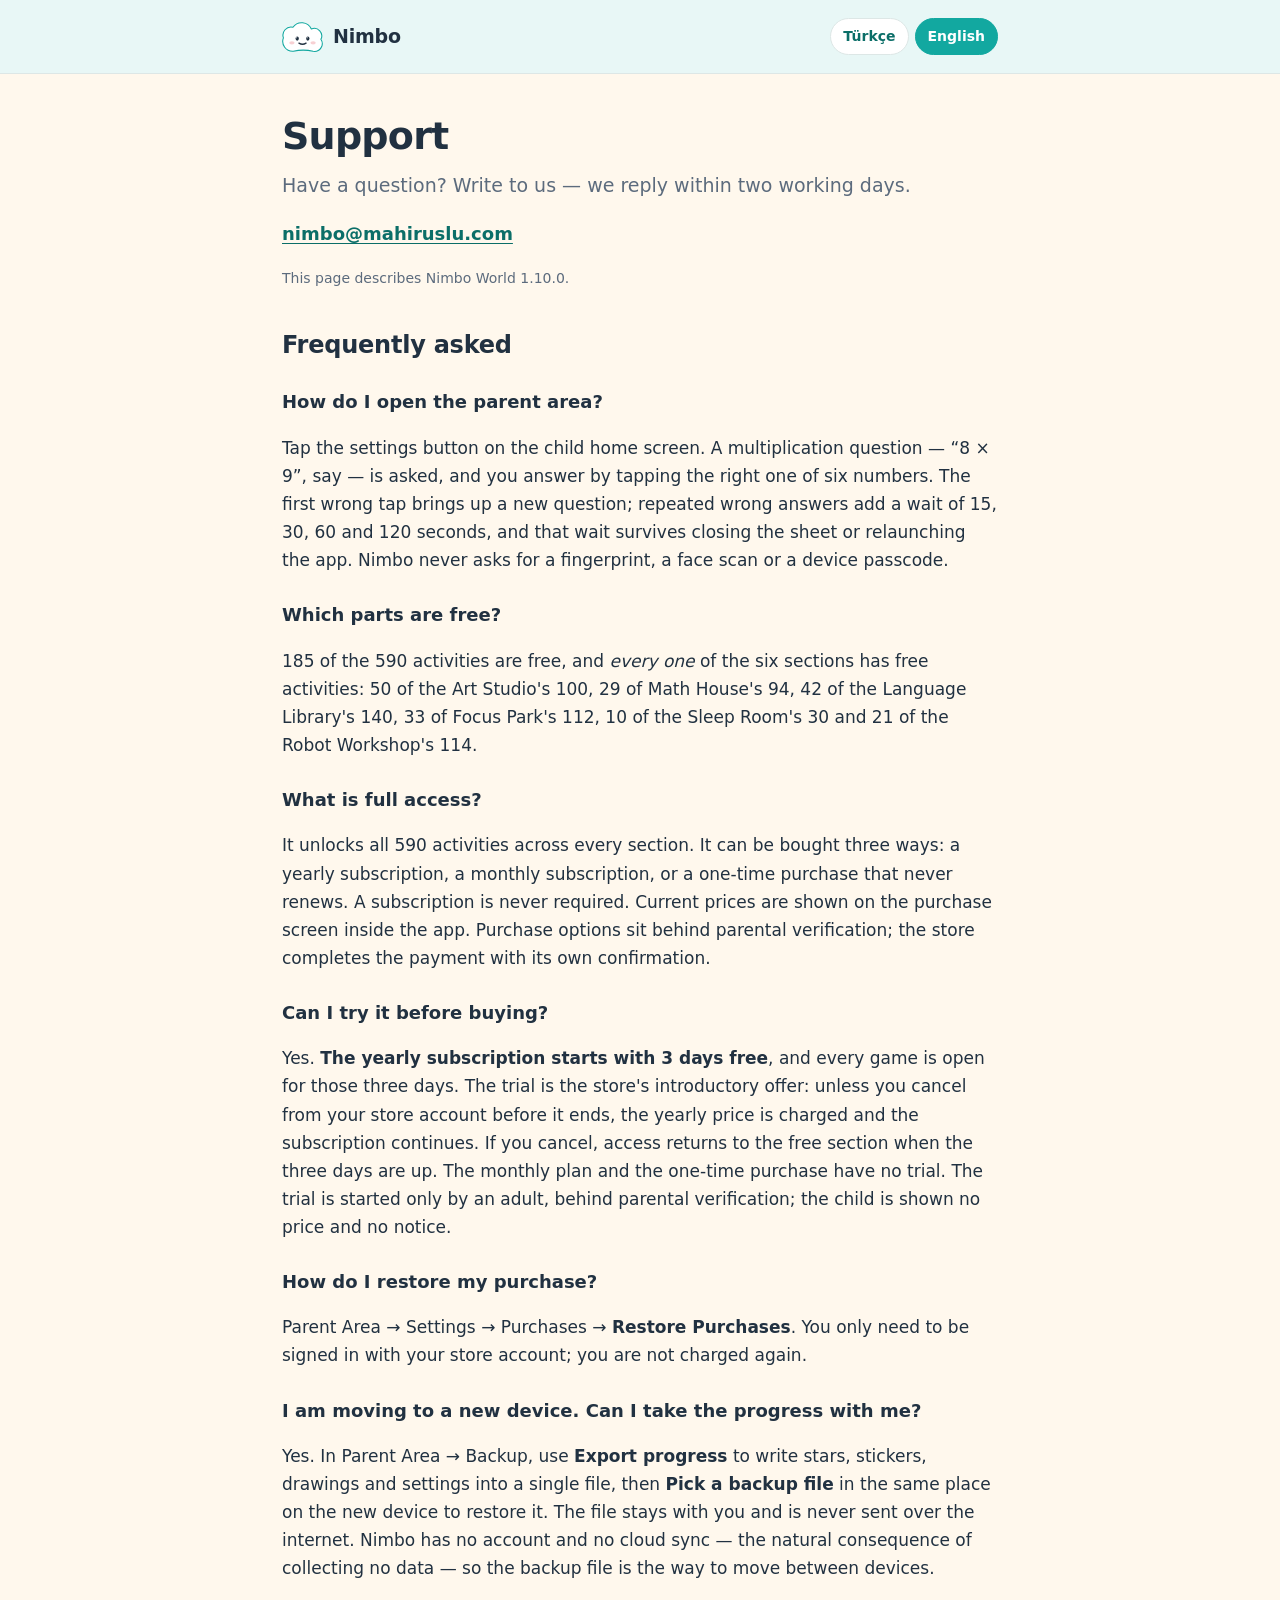
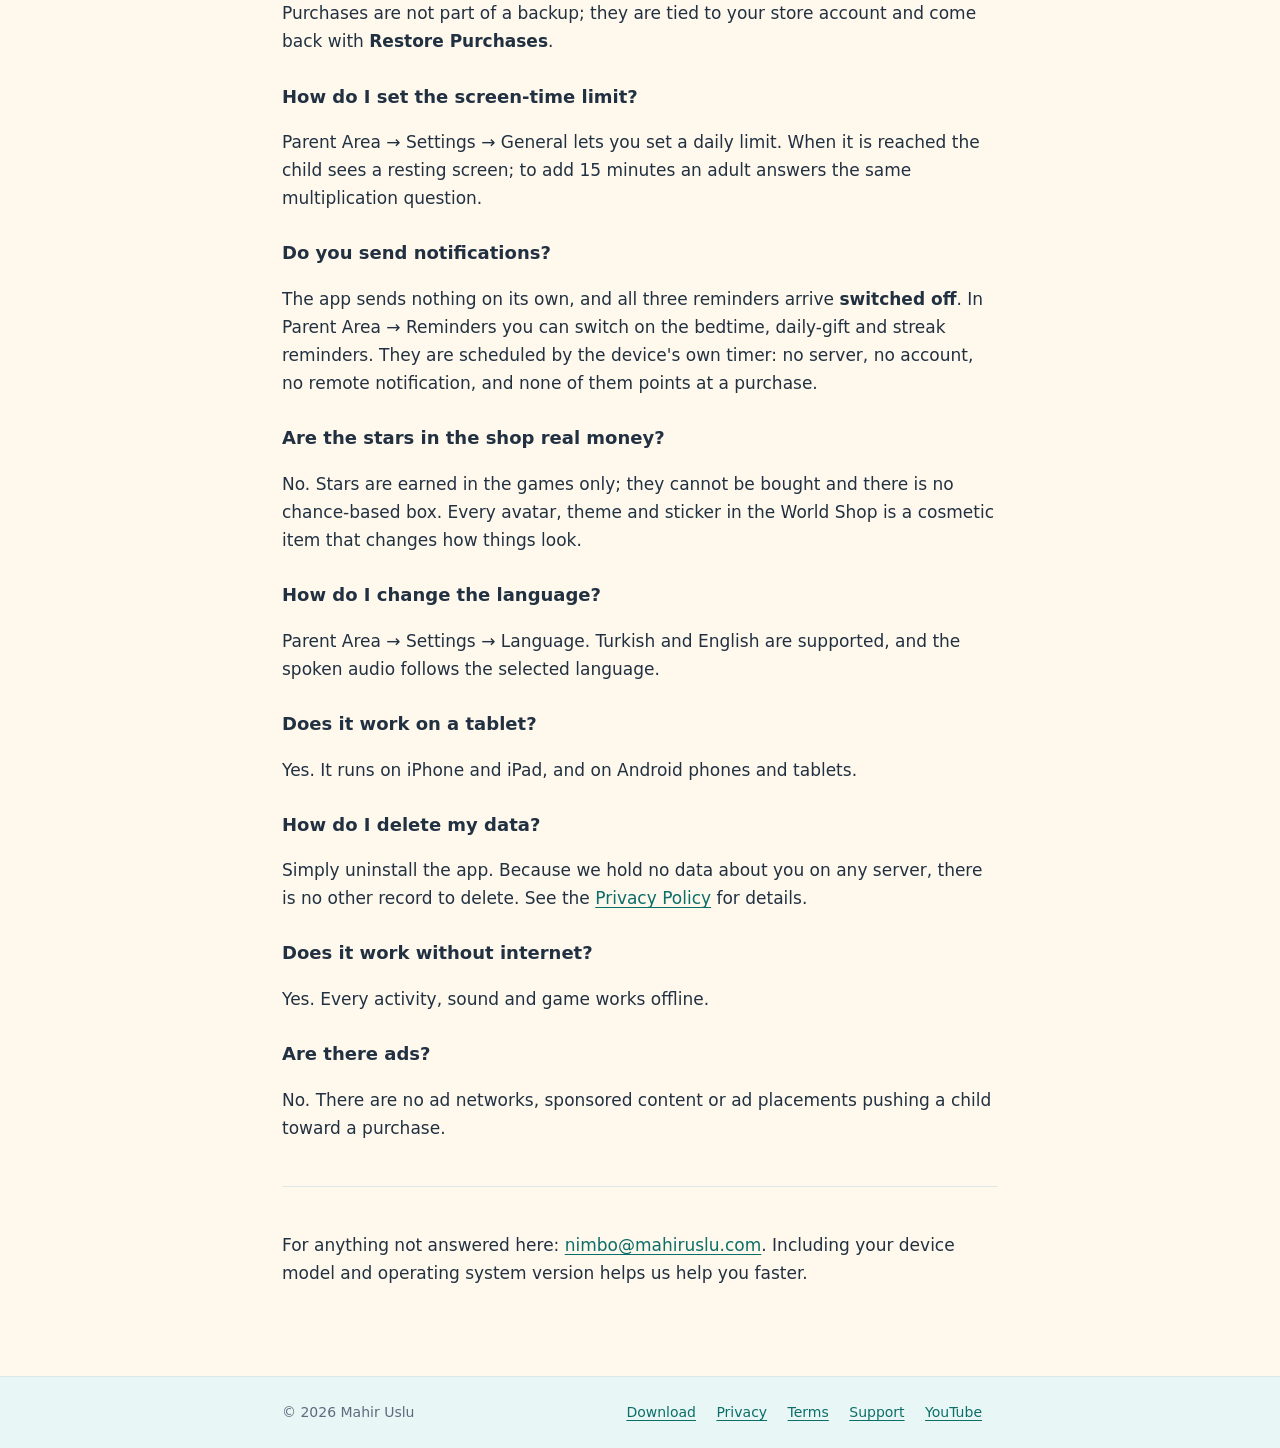
<file: support/index.html>
<!doctype html>
<html lang="en">
<head>
<meta charset="utf-8">
<meta name="viewport" content="width=device-width, initial-scale=1">
<title>Support — Nimbo</title>
<meta name="description" content="Nimbo support and FAQ: parent area, restoring purchases, screen time, language.">
<meta name="color-scheme" content="light dark">
<link rel="canonical" href="https://nimbo.mahiruslu.com/support">
<link rel="alternate" hreflang="tr" href="https://nimbo.mahiruslu.com/destek">
<link rel="alternate" hreflang="en" href="https://nimbo.mahiruslu.com/support">
<link rel="icon" href="/assets/icon.svg" type="image/svg+xml">
<link rel="stylesheet" href="/assets/style.css">
<meta property="og:title" content="Support — Nimbo">
<meta property="og:description" content="Nimbo support and FAQ: parent area, restoring purchases, screen time, language.">
<meta property="og:type" content="website">
<meta property="og:url" content="https://nimbo.mahiruslu.com/support">
</head>
<body>
<a class="skip" href="#main">Skip to content</a>
<header class="site"><div class="bar">
  <a class="home" href="/en"><img src="/assets/mark.svg" alt="" width="30" height="30"><span class="name">Nimbo</span></a>
  <nav class="lang" aria-label="Language">
    <a href="/destek" lang="tr">Türkçe</a>
    <a href="/support" aria-current="true" lang="en">English</a>
  </nav>
</div></header>
<main id="main">
<h1>Support</h1>
<p class="lede">Have a question? Write to us — we reply within two working days.</p>
<p class="contact"><a href="mailto:nimbo@mahiruslu.com">nimbo@mahiruslu.com</a></p>
<p class="updated">This page describes Nimbo World 1.10.0.</p>

<h2>Frequently asked</h2>

<h3>How do I open the parent area?</h3>
<p>Tap the settings button on the child home screen. A multiplication question
—&nbsp;“8 × 9”, say&nbsp;— is asked, and you answer by tapping the right one of six numbers. The
first wrong tap brings up a new question; repeated wrong answers add a wait of 15, 30, 60 and 120
seconds, and that wait survives closing the sheet or relaunching the app. Nimbo never asks for a
fingerprint, a face scan or a device passcode.</p>

<h3>Which parts are free?</h3>
<p>185 of the 590 activities are free, and <em>every one</em> of the six
sections has free activities: 50 of the Art Studio's 100, 29 of Math House's 94, 42 of the Language
Library's 140, 33 of Focus Park's 112, 10 of the Sleep Room's 30 and 21 of the Robot Workshop's 114.</p>

<h3>What is full access?</h3>
<p>It unlocks all 590 activities across every section. It can be bought three ways: a
yearly subscription, a monthly subscription, or a one-time purchase that never renews. A subscription
is never required. Current prices are shown on the purchase screen inside the app. Purchase options
sit behind parental verification; the store completes the payment with its own confirmation.</p>

<h3>Can I try it before buying?</h3>
<p>Yes. <strong>The yearly subscription starts with 3 days free</strong>, and every game is open for
those three days. The trial is the store's introductory offer: unless you cancel from your store
account before it ends, the yearly price is charged and the subscription continues. If you cancel,
access returns to the free section when the three days are up. The monthly plan and the one-time
purchase have no trial. The trial is started only by an adult, behind parental verification; the child is
shown no price and no notice.</p>

<h3>How do I restore my purchase?</h3>
<p>Parent Area → Settings → Purchases → <strong>Restore Purchases</strong>. You only need to be signed
in with your store account; you are not charged again.</p>

<h3>I am moving to a new device. Can I take the progress with me?</h3>
<p>Yes. In Parent Area → Backup, use <strong>Export progress</strong> to write stars, stickers,
drawings and settings into a single file, then <strong>Pick a backup file</strong> in the same place
on the new device to restore it. The file stays with you and is never sent over the internet. Nimbo
has no account and no cloud sync — the natural consequence of collecting no data — so the backup file
is the way to move between devices.</p>
<p>Purchases are not part of a backup; they are tied to your store account and come back with
<strong>Restore Purchases</strong>.</p>

<h3>How do I set the screen-time limit?</h3>
<p>Parent Area → Settings → General lets you set a daily limit. When it is reached the child sees a
resting screen; to add 15 minutes an adult answers the same multiplication question.</p>

<h3>Do you send notifications?</h3>
<p>The app sends nothing on its own, and all three reminders arrive <strong>switched off</strong>. In
Parent Area → Reminders you can switch on the bedtime, daily-gift and streak reminders. They are
scheduled by the device's own timer: no server, no account, no remote notification, and none of them
points at a purchase.</p>

<h3>Are the stars in the shop real money?</h3>
<p>No. Stars are earned in the games only; they cannot be bought and there is no chance-based box.
Every avatar, theme and sticker in the World Shop is a cosmetic item that changes how things look.</p>

<h3>How do I change the language?</h3>
<p>Parent Area → Settings → Language. Turkish and English are supported, and the spoken audio follows
the selected language.</p>

<h3>Does it work on a tablet?</h3>
<p>Yes. It runs on iPhone and iPad, and on Android phones and tablets.</p>

<h3>How do I delete my data?</h3>
<p>Simply uninstall the app. Because we hold no data about you on any server, there is no other record
to delete. See the <a href="/privacy">Privacy Policy</a> for details.</p>

<h3>Does it work without internet?</h3>
<p>Yes. Every activity, sound and game works offline.</p>

<h3>Are there ads?</h3>
<p>No. There are no ad networks, sponsored content or ad placements pushing a child toward a purchase.</p>

<hr>
<p>For anything not answered here: <a href="mailto:nimbo@mahiruslu.com">nimbo@mahiruslu.com</a>. Including your device model
and operating system version helps us help you faster.</p>
</main>
<footer class="site"><div class="bar"><div>© 2026 Mahir Uslu</div><div><a href="/get">Download</a> <a href="/privacy">Privacy</a> <a href="/terms">Terms</a> <a href="/support">Support</a> <a href="https://www.youtube.com/@nimboworldkids">YouTube</a></div></div></footer>
</body>
</html>
</file>
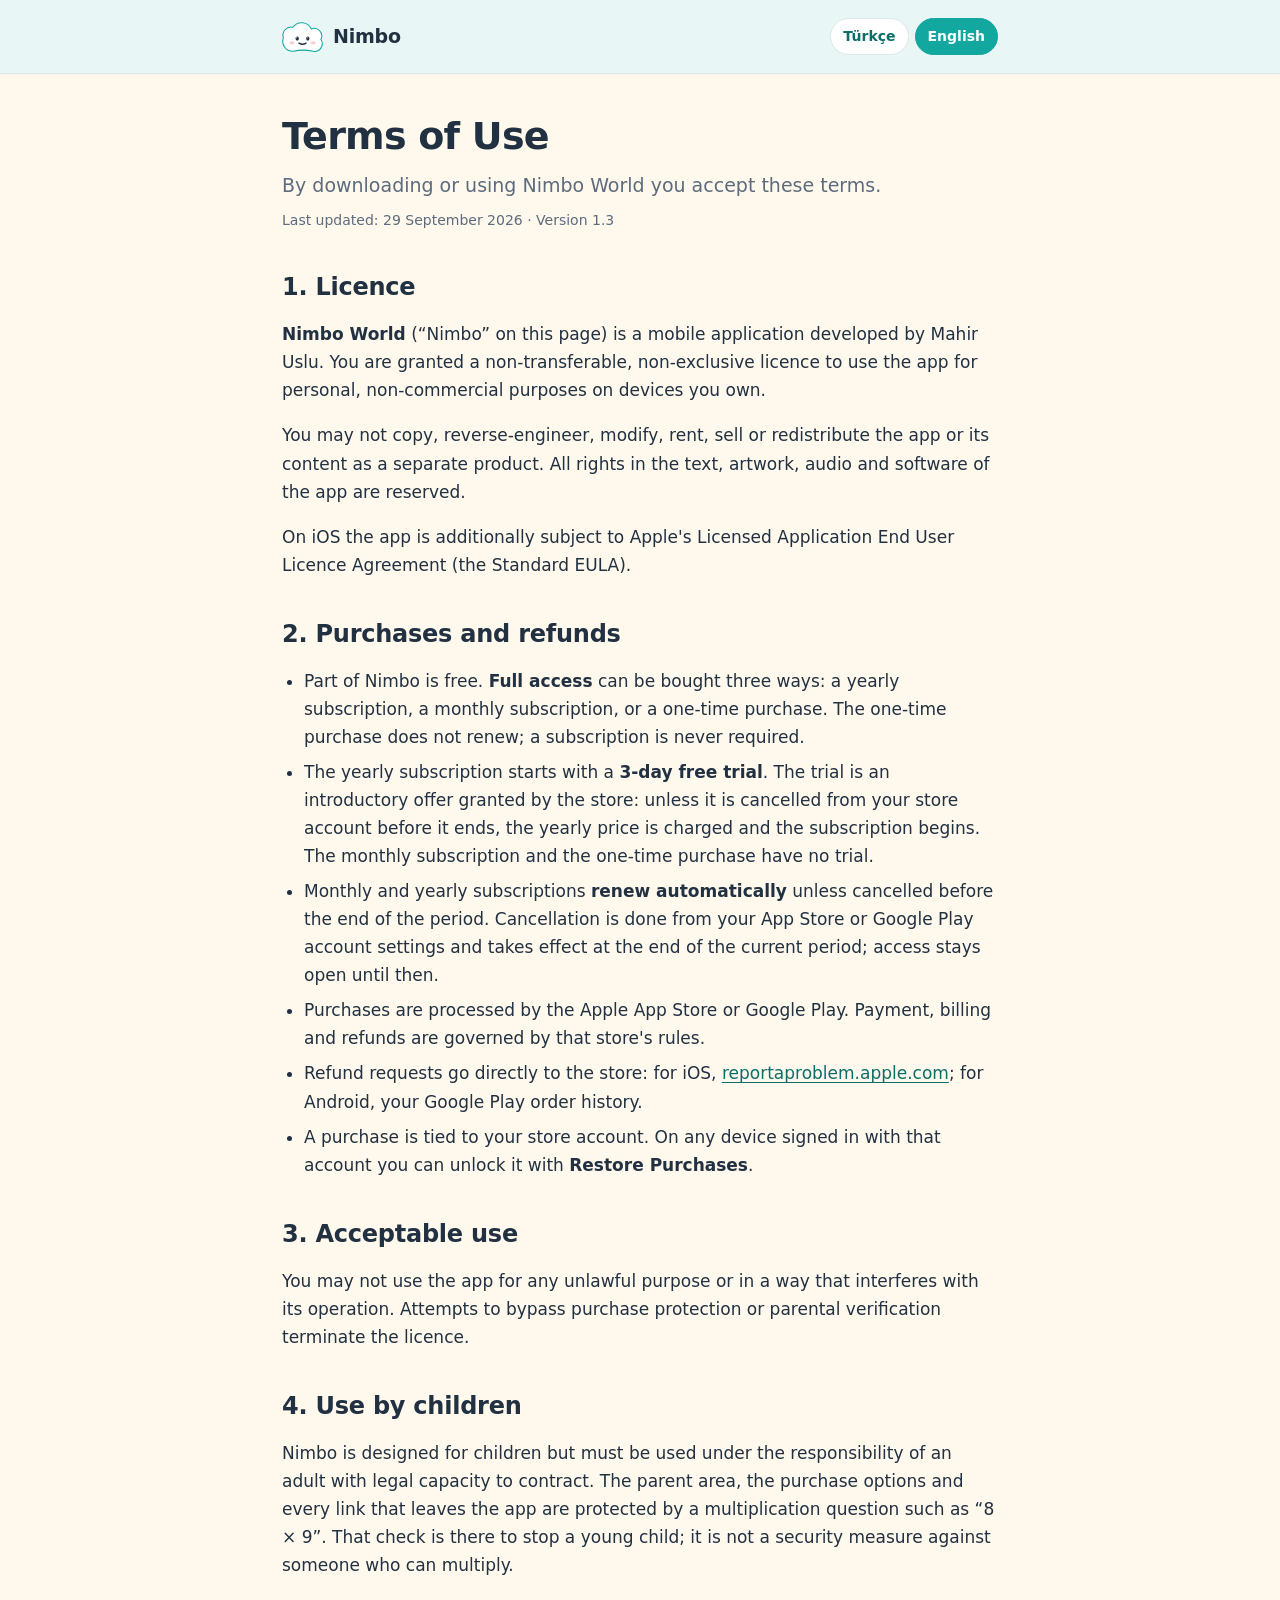
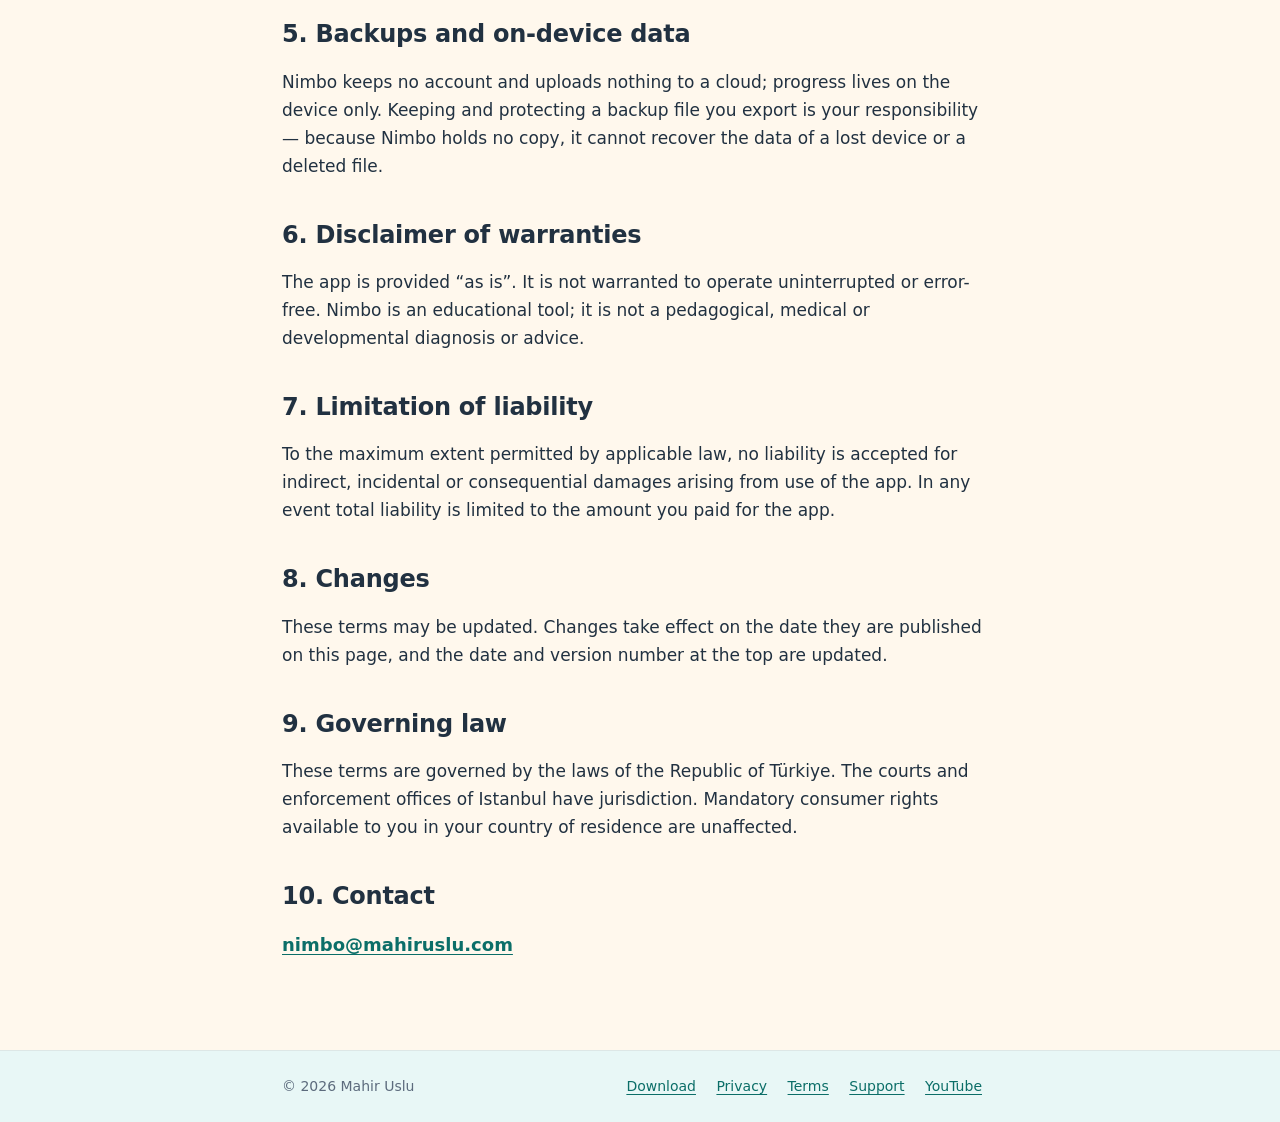
<file: terms/index.html>
<!doctype html>
<html lang="en">
<head>
<meta charset="utf-8">
<meta name="viewport" content="width=device-width, initial-scale=1">
<title>Terms of Use — Nimbo</title>
<meta name="description" content="Nimbo terms of use: licence, one-time purchase, refunds, liability and governing law.">
<meta name="color-scheme" content="light dark">
<link rel="canonical" href="https://nimbo.mahiruslu.com/terms">
<link rel="alternate" hreflang="tr" href="https://nimbo.mahiruslu.com/kullanim-kosullari">
<link rel="alternate" hreflang="en" href="https://nimbo.mahiruslu.com/terms">
<link rel="icon" href="/assets/icon.svg" type="image/svg+xml">
<link rel="stylesheet" href="/assets/style.css">
<meta property="og:title" content="Terms of Use — Nimbo">
<meta property="og:description" content="Nimbo terms of use: licence, one-time purchase, refunds, liability and governing law.">
<meta property="og:type" content="website">
<meta property="og:url" content="https://nimbo.mahiruslu.com/terms">
</head>
<body>
<a class="skip" href="#main">Skip to content</a>
<header class="site"><div class="bar">
  <a class="home" href="/en"><img src="/assets/mark.svg" alt="" width="30" height="30"><span class="name">Nimbo</span></a>
  <nav class="lang" aria-label="Language">
    <a href="/kullanim-kosullari" lang="tr">Türkçe</a>
    <a href="/terms" aria-current="true" lang="en">English</a>
  </nav>
</div></header>
<main id="main">
<h1>Terms of Use</h1>
<p class="lede">By downloading or using Nimbo World you accept these terms.</p>
<p class="updated">Last updated: 29 September 2026 · Version 1.3</p>

<h2>1. Licence</h2>
<p><strong>Nimbo World</strong> (“Nimbo” on this page) is a mobile application developed by Mahir Uslu. You are granted a non-transferable,
non-exclusive licence to use the app for personal, non-commercial purposes on devices you own.</p>
<p>You may not copy, reverse-engineer, modify, rent, sell or redistribute the app or its content as a
separate product. All rights in the text, artwork, audio and software of the app are reserved.</p>
<p>On iOS the app is additionally subject to Apple's Licensed Application End User Licence Agreement
(the Standard EULA).</p>

<h2>2. Purchases and refunds</h2>
<ul>
  <li>Part of Nimbo is free. <strong>Full access</strong> can be bought three ways: a yearly
  subscription, a monthly subscription, or a one-time purchase. The one-time purchase does not renew;
  a subscription is never required.</li>
  <li>The yearly subscription starts with a <strong>3-day free trial</strong>. The trial is an
  introductory offer granted by the store: unless it is cancelled from your store account before it
  ends, the yearly price is charged and the subscription begins. The monthly subscription and the
  one-time purchase have no trial.</li>
  <li>Monthly and yearly subscriptions <strong>renew automatically</strong> unless cancelled before
  the end of the period. Cancellation is done from your App Store or Google Play account settings and
  takes effect at the end of the current period; access stays open until then.</li>
  <li>Purchases are processed by the Apple App Store or Google Play. Payment, billing and refunds are
  governed by that store's rules.</li>
  <li>Refund requests go directly to the store: for iOS,
  <a href="https://reportaproblem.apple.com" rel="noopener">reportaproblem.apple.com</a>;
  for Android, your Google Play order history.</li>
  <li>A purchase is tied to your store account. On any device signed in with that account you can
  unlock it with <strong>Restore Purchases</strong>.</li>
</ul>

<h2>3. Acceptable use</h2>
<p>You may not use the app for any unlawful purpose or in a way that interferes with its operation.
Attempts to bypass purchase protection or parental verification terminate the licence.</p>

<h2>4. Use by children</h2>
<p>Nimbo is designed for children but must be used under the responsibility of an adult with legal
capacity to contract. The parent area, the purchase options and every link that leaves the app are
protected by a multiplication question such as “8 × 9”. That check is there to stop a young
child; it is not a security measure against someone who can multiply.</p>

<h2>5. Backups and on-device data</h2>
<p>Nimbo keeps no account and uploads nothing to a cloud; progress lives on the device only. Keeping
and protecting a backup file you export is your responsibility — because Nimbo holds no copy, it
cannot recover the data of a lost device or a deleted file.</p>

<h2>6. Disclaimer of warranties</h2>
<p>The app is provided “as is”. It is not warranted to operate uninterrupted or error-free. Nimbo is
an educational tool; it is not a pedagogical, medical or developmental diagnosis or advice.</p>

<h2>7. Limitation of liability</h2>
<p>To the maximum extent permitted by applicable law, no liability is accepted for indirect,
incidental or consequential damages arising from use of the app. In any event total liability is
limited to the amount you paid for the app.</p>

<h2>8. Changes</h2>
<p>These terms may be updated. Changes take effect on the date they are published on this page, and
the date and version number at the top are updated.</p>

<h2>9. Governing law</h2>
<p>These terms are governed by the laws of the Republic of Türkiye. The courts and enforcement
offices of Istanbul have jurisdiction. Mandatory consumer rights available to you in your country of
residence are unaffected.</p>

<h2>10. Contact</h2>
<p class="contact"><a href="mailto:nimbo@mahiruslu.com">nimbo@mahiruslu.com</a></p>
</main>
<footer class="site"><div class="bar"><div>© 2026 Mahir Uslu</div><div><a href="/get">Download</a> <a href="/privacy">Privacy</a> <a href="/terms">Terms</a> <a href="/support">Support</a> <a href="https://www.youtube.com/@nimboworldkids">YouTube</a></div></div></footer>
</body>
</html>
</file>
<file: assets/style.css>
/* Nimbo web — tokens mirrored from src/theme/colors.ts. */
:root {
  --brand: #12A8A0;
  --brand-deep: #0B6E68;
  --brand-soft: #CFEEEB;
  --aqua: #E8F7F6;
  --cream: #FFF8ED;
  --navy: #213141;
  --navy-muted: #5C6B7D;
  --surface: #FFFFFF;
  --border: #DDE7E6;
  --mint: #67C6A3;
  --radius: 18px;
  --max: 760px;
}
@media (prefers-color-scheme: dark) {
  :root {
    --aqua: #0E2A2F;
    --cream: #101B22;
    --navy: #EAF3F2;
    --navy-muted: #A2B4B9;
    --surface: #16242C;
    --border: #243A42;
    --brand: #5FC7C0;
    --brand-deep: #9BDDD8;
    --brand-soft: #16383A;
  }
}

* { box-sizing: border-box; }
html { -webkit-text-size-adjust: 100%; }
body {
  margin: 0;
  background: var(--cream);
  color: var(--navy);
  font: 17px/1.65 -apple-system, BlinkMacSystemFont, "Segoe UI", system-ui, sans-serif;
  -webkit-font-smoothing: antialiased;
}
.skip {
  position: absolute; left: -9999px; top: 0; background: var(--brand); color: #fff;
  padding: 10px 16px; border-radius: 0 0 var(--radius) 0; z-index: 10;
}
.skip:focus { left: 0; }

header.site {
  background: var(--aqua);
  border-bottom: 1px solid var(--border);
}
.bar {
  max-width: var(--max); margin: 0 auto; padding: 18px 22px;
  display: flex; align-items: center; justify-content: space-between; gap: 16px; flex-wrap: wrap;
}
.bar a.home { display: flex; align-items: center; gap: 10px; text-decoration: none; }
.bar img { height: 30px; width: auto; display: block; }
.bar .name { font-weight: 800; font-size: 19px; color: var(--navy); letter-spacing: -0.01em; }
nav.lang { display: flex; gap: 6px; }
nav.lang a {
  font-size: 14px; font-weight: 650; text-decoration: none; color: var(--brand-deep);
  padding: 6px 12px; border-radius: 999px; border: 1px solid var(--border); background: var(--surface);
  min-height: 34px; display: inline-flex; align-items: center;
}
nav.lang a[aria-current] { background: var(--brand); color: #fff; border-color: var(--brand); }

main { max-width: var(--max); margin: 0 auto; padding: 40px 22px 72px; }
h1 { font-size: clamp(28px, 5vw, 38px); line-height: 1.2; letter-spacing: -0.02em; margin: 0 0 10px; }
h2 { font-size: clamp(20px, 3.4vw, 24px); line-height: 1.3; margin: 40px 0 12px; letter-spacing: -0.01em; }
h3 { font-size: 18px; margin: 26px 0 8px; }
p, li { color: var(--navy); }
.lede { font-size: 19px; color: var(--navy-muted); margin: 0 0 8px; }
.updated { font-size: 14px; color: var(--navy-muted); margin: 0 0 32px; }
a { color: var(--brand-deep); text-underline-offset: 3px; }
ul { padding-left: 22px; }
li { margin: 7px 0; }
hr { border: 0; border-top: 1px solid var(--border); margin: 44px 0; }

.card {
  background: var(--surface); border: 1px solid var(--border);
  border-radius: var(--radius); padding: 22px; margin: 22px 0;
}
.card h2, .card h3 { margin-top: 0; }
.promise { display: grid; gap: 14px; padding: 0; list-style: none; }
.promise li { display: flex; gap: 12px; align-items: flex-start; margin: 0; }
.promise .tick {
  flex: 0 0 auto; width: 24px; height: 24px; border-radius: 50%;
  background: var(--brand-soft); color: var(--brand-deep);
  display: grid; place-items: center; font-weight: 800; font-size: 13px; margin-top: 2px;
}
.promise strong { display: block; }
.promise span.sub { color: var(--navy-muted); font-size: 15px; }

table { border-collapse: collapse; width: 100%; font-size: 15px; }
.scroll { overflow-x: auto; margin: 18px 0; }
th, td { text-align: left; padding: 10px 12px; border-bottom: 1px solid var(--border); vertical-align: top; }
th { font-weight: 700; color: var(--navy-muted); font-size: 13px; text-transform: uppercase; letter-spacing: 0.04em; }

.contact { font-size: 18px; font-weight: 650; }
footer.site {
  border-top: 1px solid var(--border); background: var(--aqua);
  font-size: 14px; color: var(--navy-muted);
}
footer.site .bar { padding: 24px 22px; }
footer.site a { color: var(--brand-deep); margin-right: 16px; }
.hero { display: flex; gap: 22px; align-items: center; flex-wrap: wrap; margin-bottom: 8px; }
.hero img { width: 88px; height: 88px; border-radius: 22px; }

/* Store badges.
   Apple ships its badge with no padding; Google bakes clear space equal to an
   eighth of the badge height into every side of the PNG. Sized to the same box
   the Play badge therefore looks smaller, so it is rendered a quarter taller
   and its built-in padding is pulled back out with a negative margin. */
.stores { display: flex; flex-wrap: wrap; align-items: center; gap: 14px; margin: 26px 0 30px; }
.stores a { display: inline-flex; border-radius: 8px; }
.stores a:focus-visible { outline: 3px solid var(--brand); outline-offset: 3px; }
.stores img { display: block; width: auto; }
.stores .apple img { height: 52px; }
.stores .play img { height: 65px; margin: -6px -7px; }
</file>
